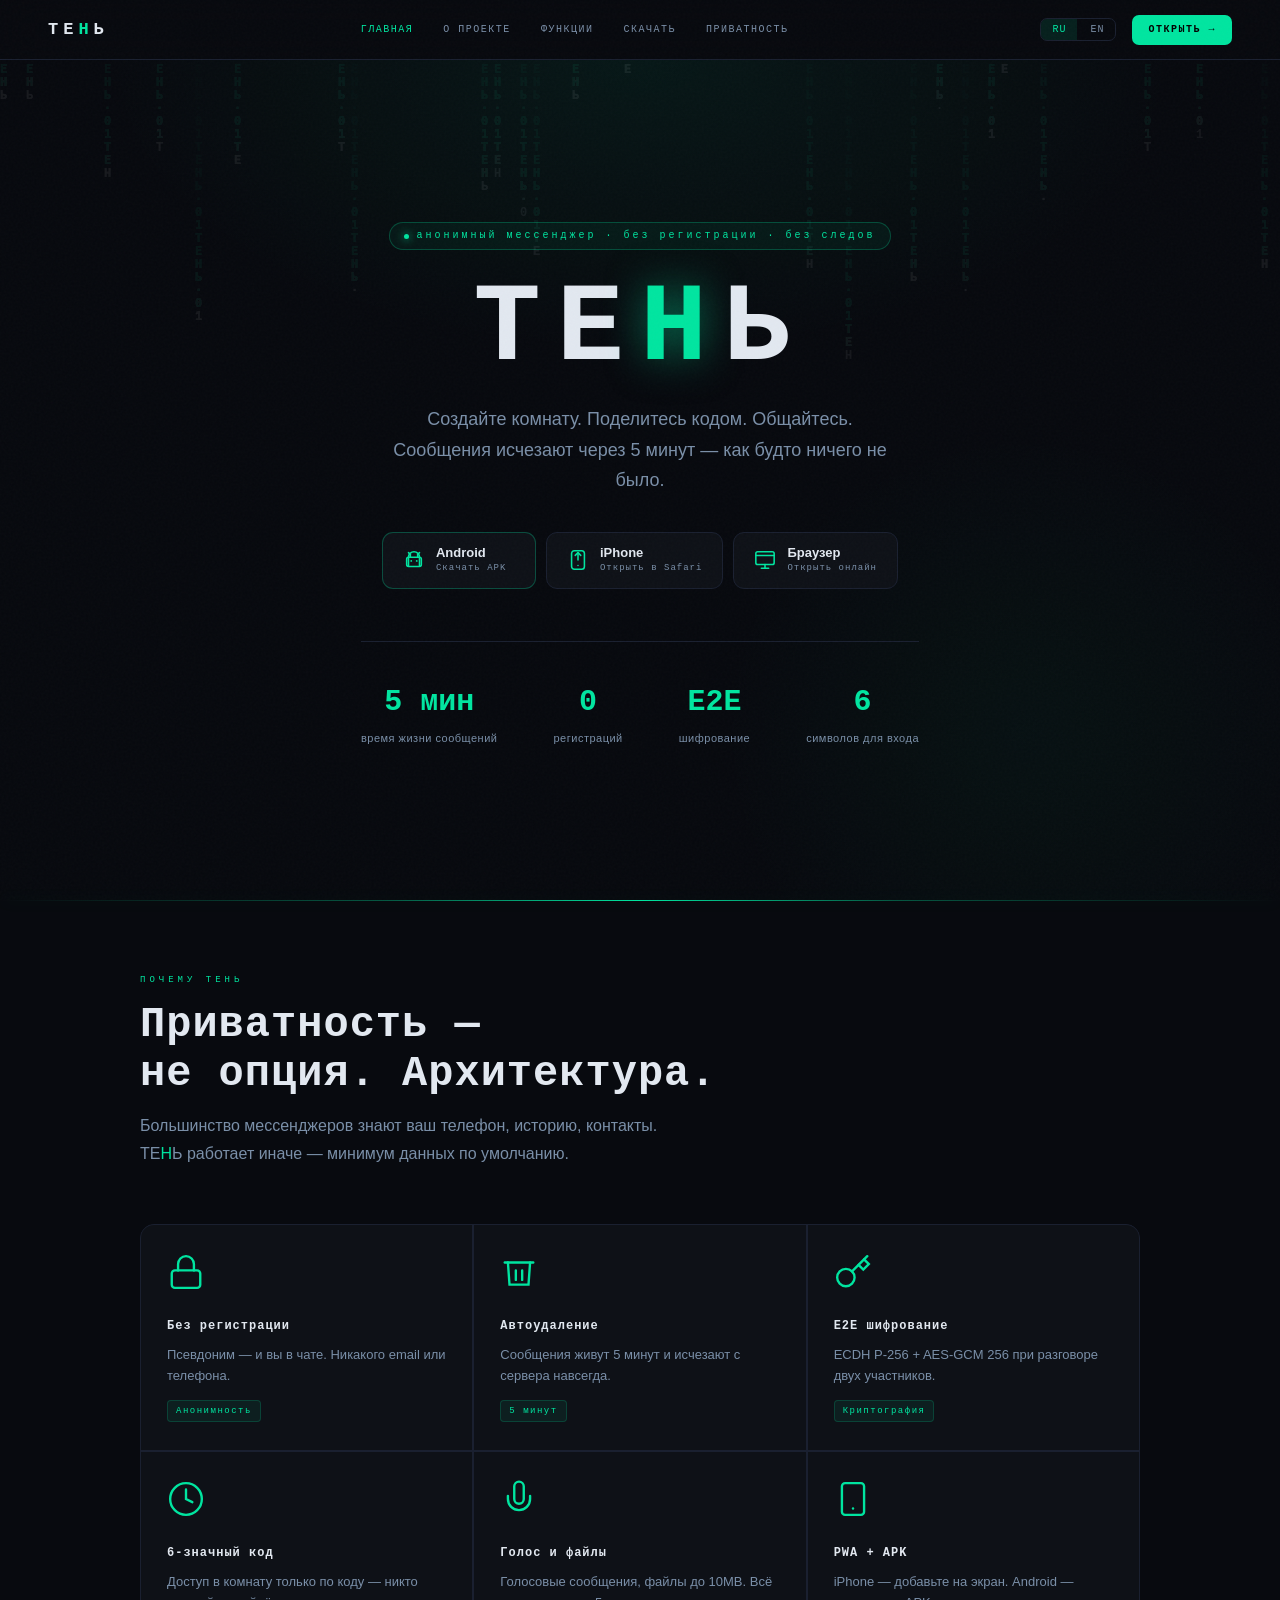
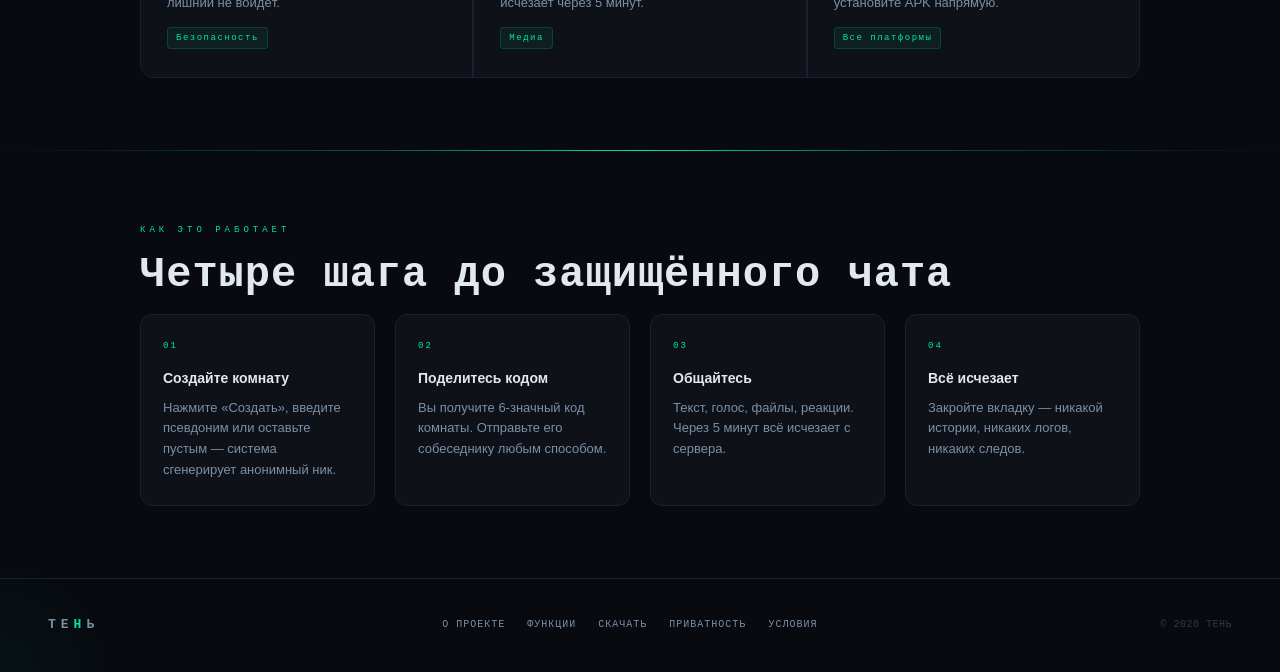
<file: index.html>
<!DOCTYPE html>
<html lang="ru">
<head>
<meta charset="UTF-8">
<meta name="viewport" content="width=device-width,initial-scale=1,viewport-fit=cover">
<title>ТЕНЬ — анонимный мессенджер</title>
<meta property="og:title" content="ТЕНЬ — анонимный мессенджер">
<meta property="og:description" content="Без регистрации. Сообщения исчезают через 5 минут.">
<meta property="og:type" content="website">
<meta name="description" content="Анонимный мессенджер без регистрации. Сообщения исчезают через 5 минут.">
<meta name="theme-color" content="#080a0f">
<meta name="color-scheme" content="dark">
<meta name="mobile-web-app-capable" content="yes">
<meta name="apple-mobile-web-app-capable" content="yes">
<meta name="apple-mobile-web-app-status-bar-style" content="black-translucent">
<link rel="icon" href="favicon.svg" type="image/svg+xml">
<link rel="stylesheet" href="shared.css">
<script defer src="https://umami-production-dc7b.up.railway.app/script.js" data-website-id="23409e16-8061-4bc3-873d-f3997215b6d5"></script>
</head>
<body>

<nav>
  <a class="nav-logo" href="index.html">
    <span class="nav-wordmark">ТЕ<em>Н</em>Ь</span>
  </a>
  <div class="nav-center" id="nav-center">
    <a href="index.html" class="active" data-t="nav_home">ГЛАВНАЯ</a>
    <a href="about.html" data-t="nav_about">О ПРОЕКТЕ</a>
    <a href="features.html" data-t="nav_features">ФУНКЦИИ</a>
    <a href="download.html" data-t="nav_download">СКАЧАТЬ</a>
    <a href="privacy.html" data-t="nav_privacy">ПРИВАТНОСТЬ</a>
  </div>
  <div class="nav-right">
    <div class="lang-switch">
      <button id="btn-ru" onclick="setLang('ru')" class="on">RU</button>
      <button id="btn-en" onclick="setLang('en')">EN</button>
    </div>
    <a class="nav-cta" href="https://web-production-982e.up.railway.app" target="_blank" data-t="nav_open">ОТКРЫТЬ →</a>
    <button class="nav-burger" id="burger">
      <svg width="20" height="20" viewBox="0 0 24 24" fill="none" stroke="currentColor" stroke-width="2"><line x1="3" y1="6" x2="21" y2="6"/><line x1="3" y1="12" x2="21" y2="12"/><line x1="3" y1="18" x2="21" y2="18"/></svg>
    </button>
  </div>
</nav>

<div class="page-wrap">

  <!-- HERO -->
  <section class="hero">
    <div class="hero-bg"></div>
    <canvas id="matrix"></canvas>
    <div class="hero-inner">

      <div class="hero-badge" data-t="hero_badge">анонимный мессенджер · без регистрации · без следов</div>
      <h1 class="hero-title">ТЕ<em>Н</em>Ь</h1>
      <p class="hero-sub" data-t="hero_sub">Создайте комнату. Поделитесь кодом. Общайтесь.<br>Сообщения исчезают через 5 минут — как будто ничего не было.</p>

      <!-- Platform buttons -->
      <div class="hero-platforms">
        <a class="pf-btn pf-android" href="https://pino4ka888-blip.github.io/AnonymousMessenger-/ten.apk">
          <!-- Android robot icon -->
          <svg width="22" height="22" viewBox="0 0 24 24" fill="none" stroke="currentColor" stroke-width="1.7" stroke-linecap="round" stroke-linejoin="round">
            <path d="M6 18V9a6 6 0 0 1 12 0v9"/><rect x="4" y="9" width="16" height="10" rx="2"/><line x1="8" y1="9" x2="8" y2="6"/><line x1="16" y1="9" x2="16" y2="6"/><line x1="8" y1="6" x2="6" y2="4"/><line x1="16" y1="6" x2="18" y2="4"/><circle cx="9" cy="13" r="1" fill="currentColor" stroke="none"/><circle cx="15" cy="13" r="1" fill="currentColor" stroke="none"/>
          </svg>
          <div class="pf-text">
            <span class="pf-label" data-t="pf_android_l">Android</span>
            <span class="pf-sub" data-t="pf_android_s">Скачать APK</span>
          </div>
        </a>
        <a class="pf-btn pf-ios" href="https://web-production-982e.up.railway.app" target="_blank">
          <!-- Phone + share icon for iOS PWA -->
          <svg width="22" height="22" viewBox="0 0 24 24" fill="none" stroke="currentColor" stroke-width="1.7" stroke-linecap="round" stroke-linejoin="round">
            <rect x="5" y="2" width="14" height="20" rx="3"/><line x1="12" y1="18" x2="12.01" y2="18"/><polyline points="9 7 12 4 15 7"/><line x1="12" y1="4" x2="12" y2="12"/>
          </svg>
          <div class="pf-text">
            <span class="pf-label" data-t="pf_ios_l">iPhone</span>
            <span class="pf-sub" data-t="pf_ios_s">Открыть в Safari</span>
          </div>
        </a>
        <a class="pf-btn pf-web" href="https://web-production-982e.up.railway.app" target="_blank">
          <!-- Monitor/browser icon -->
          <svg width="22" height="22" viewBox="0 0 24 24" fill="none" stroke="currentColor" stroke-width="1.7" stroke-linecap="round" stroke-linejoin="round">
            <rect x="2" y="3" width="20" height="14" rx="2"/><line x1="8" y1="21" x2="16" y2="21"/><line x1="12" y1="17" x2="12" y2="21"/><line x1="2" y1="7" x2="22" y2="7"/>
          </svg>
          <div class="pf-text">
            <span class="pf-label" data-t="pf_web_l">Браузер</span>
            <span class="pf-sub" data-t="pf_web_s">Открыть онлайн</span>
          </div>
        </a>
      </div>

      <div class="hero-numbers">
        <div><span class="hn-val" data-t="stat1_v">5 мин</span><div class="hn-label" data-t="stat1_l">время жизни сообщений</div></div>
        <div><span class="hn-val" data-t="stat2_v">0</span><div class="hn-label" data-t="stat2_l">регистраций</div></div>
        <div><span class="hn-val" data-t="stat3_v">E2E</span><div class="hn-label" data-t="stat3_l">шифрование</div></div>
        <div><span class="hn-val" data-t="stat4_v">6</span><div class="hn-label" data-t="stat4_l">символов для входа</div></div>
      </div>
    </div>
  </section>

  <div class="glow-rule"></div>

  <!-- WHY -->
  <div class="sec reveal">
    <div class="sec-kicker" data-t="why_k">почему тень</div>
    <h2 class="sec-title" data-t="why_t">Приватность —<br>не опция. Архитектура.</h2>
    <p class="sec-lead" data-t="why_d">Большинство мессенджеров знают ваш телефон, историю, контакты. ТЕНЬ работает иначе — минимум данных по умолчанию.</p>

    <div class="card-grid">
      <div class="card">
        <svg class="card-icon" viewBox="0 0 24 24" fill="none" stroke="currentColor" stroke-width="1.5" stroke-linecap="round"><rect x="3" y="11" width="18" height="11" rx="2"/><path d="M7 11V7a5 5 0 0 1 10 0v4"/></svg>
        <div class="card-name" data-t="f1_t">Без регистрации</div>
        <div class="card-body" data-t="f1_d">Псевдоним — и вы в чате. Никакого email или телефона.</div>
        <span class="card-tag" data-t="f1_g">Анонимность</span>
      </div>
      <div class="card">
        <svg class="card-icon" viewBox="0 0 24 24" fill="none" stroke="currentColor" stroke-width="1.5" stroke-linecap="round"><polyline points="3 6 5 6 21 6"/><path d="M19 6l-1 14H6L5 6"/><path d="M10 11v6M14 11v6"/></svg>
        <div class="card-name" data-t="f2_t">Автоудаление</div>
        <div class="card-body" data-t="f2_d">Сообщения живут 5 минут и исчезают с сервера навсегда.</div>
        <span class="card-tag" data-t="f2_g">5 минут</span>
      </div>
      <div class="card">
        <svg class="card-icon" viewBox="0 0 24 24" fill="none" stroke="currentColor" stroke-width="1.5" stroke-linecap="round"><path d="M21 2l-9.6 9.6"/><path d="M15.5 7.5l3 3L22 7l-3-3"/><circle cx="7.5" cy="15.5" r="5.5"/></svg>
        <div class="card-name" data-t="f4_t">E2E шифрование</div>
        <div class="card-body" data-t="f4_d">ECDH P-256 + AES-GCM 256 при разговоре двух участников.</div>
        <span class="card-tag" data-t="f4_g">Криптография</span>
      </div>
      <div class="card">
        <svg class="card-icon" viewBox="0 0 24 24" fill="none" stroke="currentColor" stroke-width="1.5" stroke-linecap="round"><circle cx="12" cy="12" r="10"/><polyline points="12 6 12 12 16 14"/></svg>
        <div class="card-name" data-t="f3_t">6-значный код</div>
        <div class="card-body" data-t="f3_d">Доступ в комнату только по коду — никто лишний не войдёт.</div>
        <span class="card-tag" data-t="f3_g">Безопасность</span>
      </div>
      <div class="card">
        <svg class="card-icon" viewBox="0 0 24 24" fill="none" stroke="currentColor" stroke-width="1.5" stroke-linecap="round"><path d="M12 1a3 3 0 0 0-3 3v8a3 3 0 0 0 6 0V4a3 3 0 0 0-3-3z"/><path d="M19 10v2a7 7 0 0 1-14 0v-2"/></svg>
        <div class="card-name" data-t="f5_t">Голос и файлы</div>
        <div class="card-body" data-t="f5_d">Голосовые сообщения, файлы до 10MB. Всё исчезает через 5 минут.</div>
        <span class="card-tag" data-t="f5_g">Медиа</span>
      </div>
      <div class="card">
        <svg class="card-icon" viewBox="0 0 24 24" fill="none" stroke="currentColor" stroke-width="1.5" stroke-linecap="round"><rect x="5" y="2" width="14" height="20" rx="2"/><line x1="12" y1="18" x2="12.01" y2="18"/></svg>
        <div class="card-name" data-t="f6_t">PWA + APK</div>
        <div class="card-body" data-t="f6_d">iPhone — добавьте на экран. Android — установите APK напрямую.</div>
        <span class="card-tag" data-t="f6_g">Все платформы</span>
      </div>
    </div>
  </div>

  <div class="glow-rule"></div>

  <!-- HOW -->
  <div class="sec reveal">
    <div class="sec-kicker" data-t="how_k">как это работает</div>
    <h2 class="sec-title" data-t="how_t">Четыре шага до защищённого чата</h2>
    <div class="steps">
      <div class="step"><div class="step-t" data-t="s1_t">Создайте комнату</div><div class="step-d" data-t="s1_d">Нажмите «Создать», введите псевдоним или оставьте пустым — система сгенерирует анонимный ник.</div></div>
      <div class="step"><div class="step-t" data-t="s2_t">Поделитесь кодом</div><div class="step-d" data-t="s2_d">Вы получите 6-значный код комнаты. Отправьте его собеседнику любым способом.</div></div>
      <div class="step"><div class="step-t" data-t="s3_t">Общайтесь</div><div class="step-d" data-t="s3_d">Текст, голос, файлы, реакции. Через 5 минут всё исчезает с сервера.</div></div>
      <div class="step"><div class="step-t" data-t="s4_t">Всё исчезает</div><div class="step-d" data-t="s4_d">Закройте вкладку — никакой истории, никаких логов, никаких следов.</div></div>
    </div>
  </div>

  <footer>
    <div class="foot-logo">ТЕ<em>Н</em>Ь</div>
    <div class="foot-links">
      <a href="about.html" data-t="nav_about">О ПРОЕКТЕ</a>
      <a href="features.html" data-t="nav_features">ФУНКЦИИ</a>
      <a href="download.html" data-t="nav_download">СКАЧАТЬ</a>
      <a href="privacy.html" data-t="nav_privacy">ПРИВАТНОСТЬ</a>
      <a href="terms.html" data-t="nav_terms">УСЛОВИЯ</a>
    </div>
    <div class="foot-copy" data-t="foot_copy">© 2026 ТЕНЬ</div>
  </footer>
</div>

<script src="shared.js"></script>
<script>initMatrix('matrix');</script>
</body>
</html>
</file>
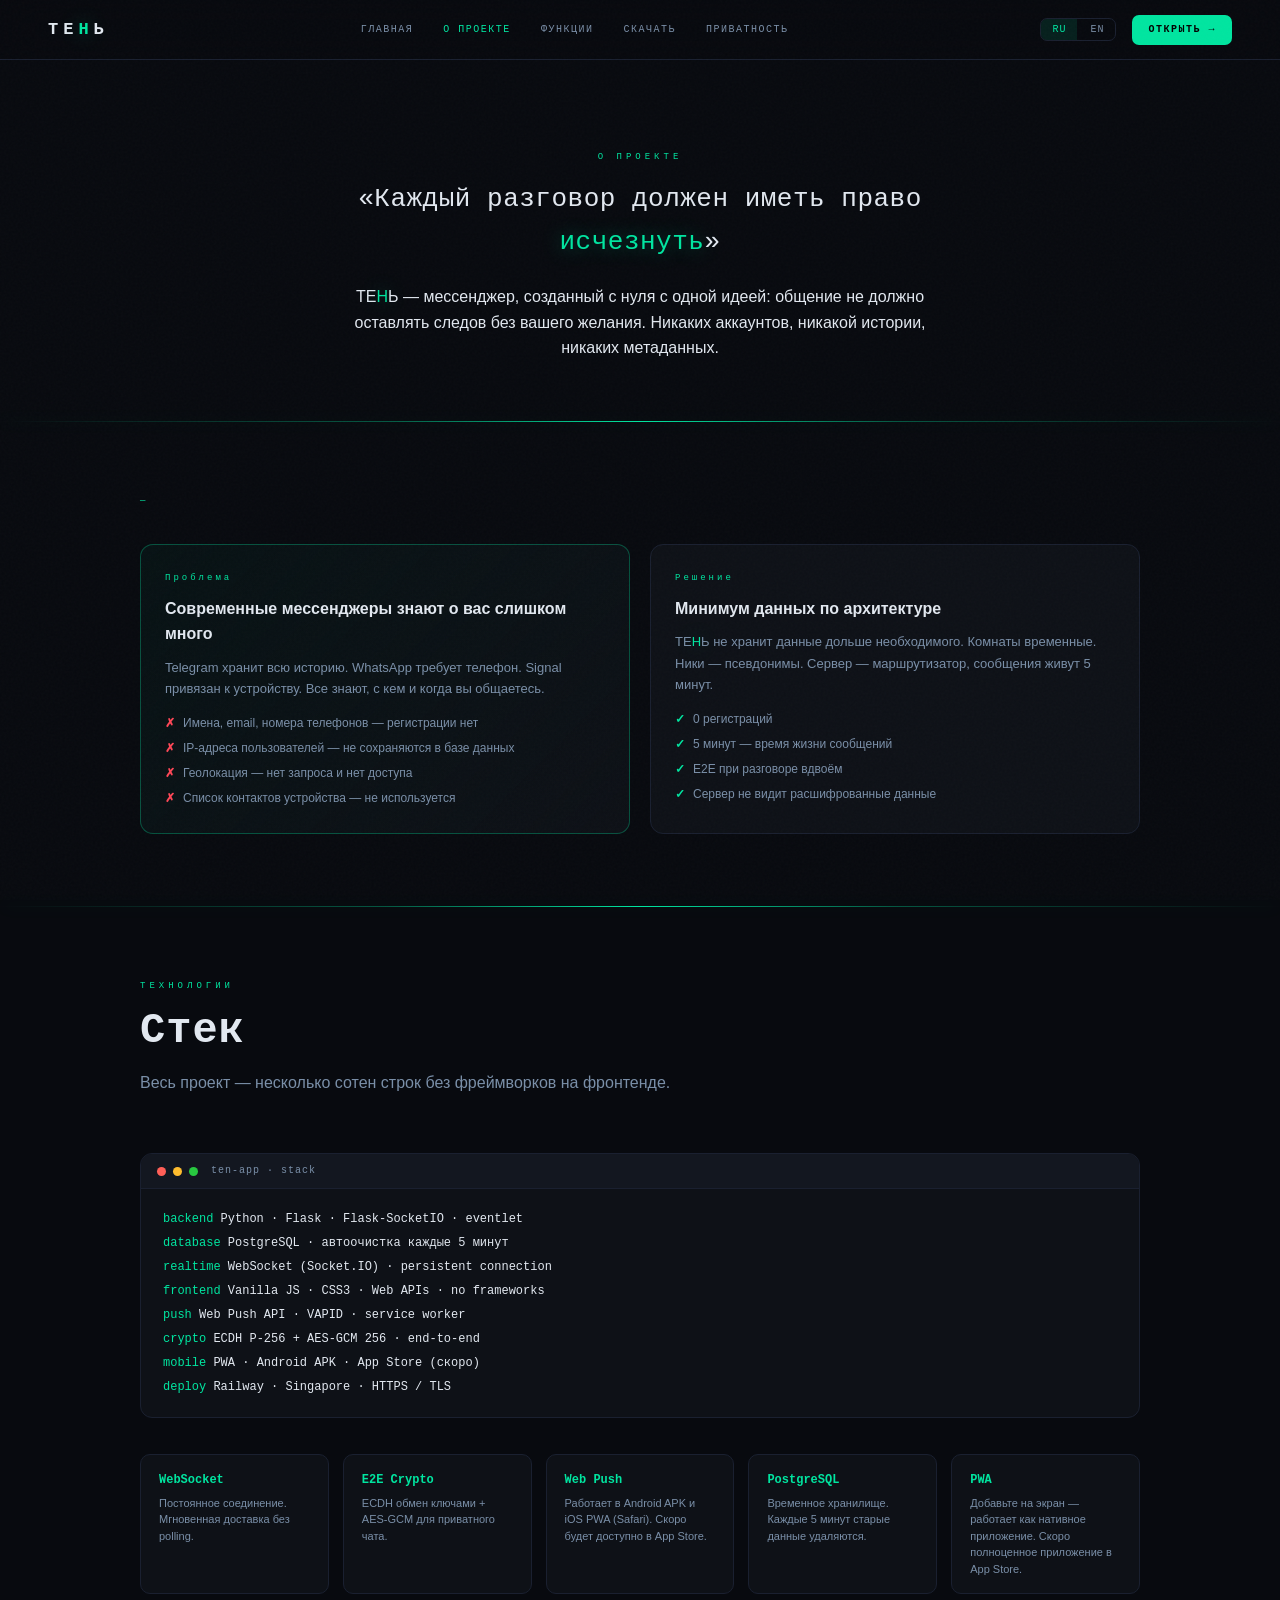
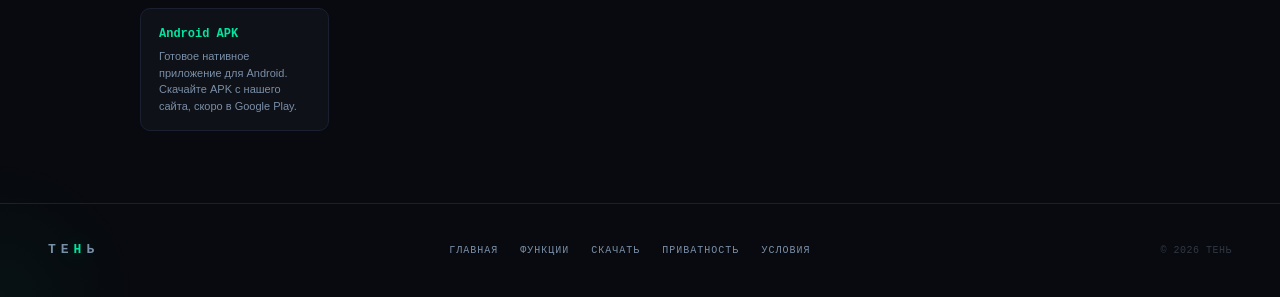
<file: about.html>
<!DOCTYPE html>
<html lang="ru">
<head>
<meta charset="UTF-8">
<meta name="viewport" content="width=device-width,initial-scale=1,viewport-fit=cover">
<title>О проекте — ТЕНЬ</title>
<meta name="theme-color" content="#080a0f">
<meta name="color-scheme" content="dark">
<meta name="mobile-web-app-capable" content="yes">
<meta name="apple-mobile-web-app-capable" content="yes">
<meta name="apple-mobile-web-app-status-bar-style" content="black-translucent">
<link rel="icon" href="favicon.svg" type="image/svg+xml">
<link rel="stylesheet" href="shared.css">
<style>
.about-hero{text-align:center;padding:90px 40px 60px;max-width:700px;margin:0 auto}
.big-q{font-family:'JetBrains Mono',monospace;font-size:clamp(18px,2.8vw,26px);font-weight:400;line-height:1.65;color:var(--text);letter-spacing:.5px;margin-bottom:20px}
.big-q 
.about-p{font-size:16px;color:var(--muted);line-height:1.75;max-width:540px;margin:0 auto}

em{font-style:normal!important;color:var(--accent);text-shadow:0 0 20px rgba(0,229,160,.4);}
</style>
<script defer src="https://umami-production-dc7b.up.railway.app/script.js" data-website-id="23409e16-8061-4bc3-873d-f3997215b6d5"></script>
</head>
<body>

<nav>
  <a class="nav-logo" href="index.html">
    <span class="nav-wordmark">ТЕ<em>Н</em>Ь</span>
  </a>
  <div class="nav-center" id="nav-center">
    <a href="index.html" data-t="nav_home">ГЛАВНАЯ</a>
    <a href="about.html" class="active" data-t="nav_about">О ПРОЕКТЕ</a>
    <a href="features.html" data-t="nav_features">ФУНКЦИИ</a>
    <a href="download.html" data-t="nav_download">СКАЧАТЬ</a>
    <a href="privacy.html" data-t="nav_privacy">ПРИВАТНОСТЬ</a>
  </div>
  <div class="nav-right">
    <div class="lang-switch"><button id="btn-ru" onclick="setLang('ru')" class="on">RU</button><button id="btn-en" onclick="setLang('en')">EN</button></div>
    <a class="nav-cta" href="https://web-production-982e.up.railway.app" target="_blank" data-t="nav_open">ОТКРЫТЬ →</a>
    <button class="nav-burger" id="burger"><svg width="20" height="20" viewBox="0 0 24 24" fill="none" stroke="currentColor" stroke-width="2"><line x1="3" y1="6" x2="21" y2="6"/><line x1="3" y1="12" x2="21" y2="12"/><line x1="3" y1="18" x2="21" y2="18"/></svg></button>
  </div>
</nav>

<div class="page-wrap">

  <div class="about-hero">
    <div class="sec-kicker" data-t="ab_k">о проекте</div>
    <div class="big-q" data-t="ab_big">«Каждый разговор должен иметь право <em>исчезнуть</em>»</div>
    <p class="about-p" data-t="ab_p">ТЕНЬ — мессенджер, созданный с нуля с одной идеей: общение не должно оставлять следов без вашего желания. Никаких аккаунтов, никакой истории, никаких метаданных.</p>
  </div>

  <div class="glow-rule"></div>

  <!-- IDEA -->
  <div class="sec reveal">
    <div class="sec-kicker" style="margin-bottom:36px">—</div>
    <div class="split2">
      <div class="scard hi">
        <div class="scard-kicker" data-t="ab_prob_k">Проблема</div>
        <div class="scard-t" data-t="ab_prob_t">Современные мессенджеры знают о вас слишком много</div>
        <div class="scard-d" data-t="ab_prob_d">Telegram хранит всю историю. WhatsApp требует телефон. Signal привязан к устройству. Все знают, с кем и когда вы общаетесь.</div>
        <ul class="tick-list">
          <li class="no" data-t="pr_l1">Имена, email, номера телефонов</li>
          <li class="no" data-t="pr_l2">IP-адреса пользователей</li>
          <li class="no" data-t="pr_l3">Геолокация</li>
          <li class="no" data-t="pr_l4">Список контактов устройства</li>
        </ul>
      </div>
      <div class="scard">
        <div class="scard-kicker" data-t="ab_sol_k">Решение</div>
        <div class="scard-t" data-t="ab_sol_t">Минимум данных по архитектуре</div>
        <div class="scard-d" data-t="ab_sol_d">ТЕНЬ не хранит данные дольше необходимого. Комнаты временные. Ники — псевдонимы. Сервер — маршрутизатор, сообщения живут 5 минут.</div>
        <ul class="tick-list">
          <li>0 регистраций</li>
          <li>5 минут — время жизни сообщений</li>
          <li>E2E при разговоре вдвоём</li>
          <li>Сервер не видит расшифрованные данные</li>
        </ul>
      </div>
    </div>
  </div>

  <div class="glow-rule"></div>

  <!-- STACK -->
  <div class="sec reveal">
    <div class="sec-kicker" data-t="tech_k">технологии</div>
    <h2 class="sec-title" data-t="tech_t">Стек</h2>
    <p class="sec-lead" data-t="tech_d">Весь проект — несколько сотен строк без фреймворков на фронтенде.</p>

    <div class="terminal">
      <div class="term-bar">
        <div class="dot r"></div><div class="dot y"></div><div class="dot g"></div>
        <span class="term-label">ten-app · stack</span>
      </div>
      <div class="term-body">
        <div><span class="tc">backend  </span><span class="th">Python · Flask · Flask-SocketIO · eventlet</span></div>
        <div><span class="tc">database </span><span class="th">PostgreSQL · автоочистка каждые 5 минут</span></div>
        <div><span class="tc">realtime </span><span class="th">WebSocket (Socket.IO) · persistent connection</span></div>
        <div><span class="tc">frontend </span><span class="th">Vanilla JS · CSS3 · Web APIs · no frameworks</span></div>
        <div><span class="tc">push     </span><span class="th">Web Push API · VAPID · service worker</span></div>
        <div><span class="tc">crypto   </span><span class="th">ECDH P-256 + AES-GCM 256 · end-to-end</span></div>
        <div><span class="tc">mobile   </span><span class="th">PWA · Android APK · App Store (скоро)</span></div>
        <div><span class="tc">deploy   </span><span class="th">Railway · Singapore · HTTPS / TLS</span></div>
      </div>
    </div>

    <div class="tech-grid">
      <div class="tech-item"><div class="tech-n">WebSocket</div><div class="tech-d">Постоянное соединение. Мгновенная доставка без polling.</div></div>
      <div class="tech-item"><div class="tech-n">E2E Crypto</div><div class="tech-d">ECDH обмен ключами + AES-GCM для приватного чата.</div></div>
      <div class="tech-item"><div class="tech-n">Web Push</div><div class="tech-d">Работает в Android APK и iOS PWA (Safari). Скоро будет доступно в App Store.</div></div>
      <div class="tech-item"><div class="tech-n">PostgreSQL</div><div class="tech-d">Временное хранилище. Каждые 5 минут старые данные удаляются.</div></div>
      <div class="tech-item"><div class="tech-n">PWA</div><div class="tech-d">Добавьте на экран — работает как нативное приложение. Скоро полноценное приложение в App Store.</div></div>
      <div class="tech-item"><div class="tech-n">Android APK</div><div class="tech-d">Готовое нативное приложение для Android. Скачайте APK с нашего сайта, скоро в Google Play.</div></div>
    </div>
  </div>

  <footer>
    <div class="foot-logo">ТЕ<em>Н</em>Ь</div>
    <div class="foot-links">
      <a href="index.html" data-t="nav_home">ГЛАВНАЯ</a>
      <a href="features.html" data-t="nav_features">ФУНКЦИИ</a>
      <a href="download.html" data-t="nav_download">СКАЧАТЬ</a>
      <a href="privacy.html" data-t="nav_privacy">ПРИВАТНОСТЬ</a>
      <a href="terms.html" data-t="nav_terms">УСЛОВИЯ</a>
    </div>
    <div class="foot-copy" data-t="foot_copy">© 2026 ТЕНЬ</div>
  </footer>
</div>

<script src="shared.js"></script>
</body>
</html>
</file>
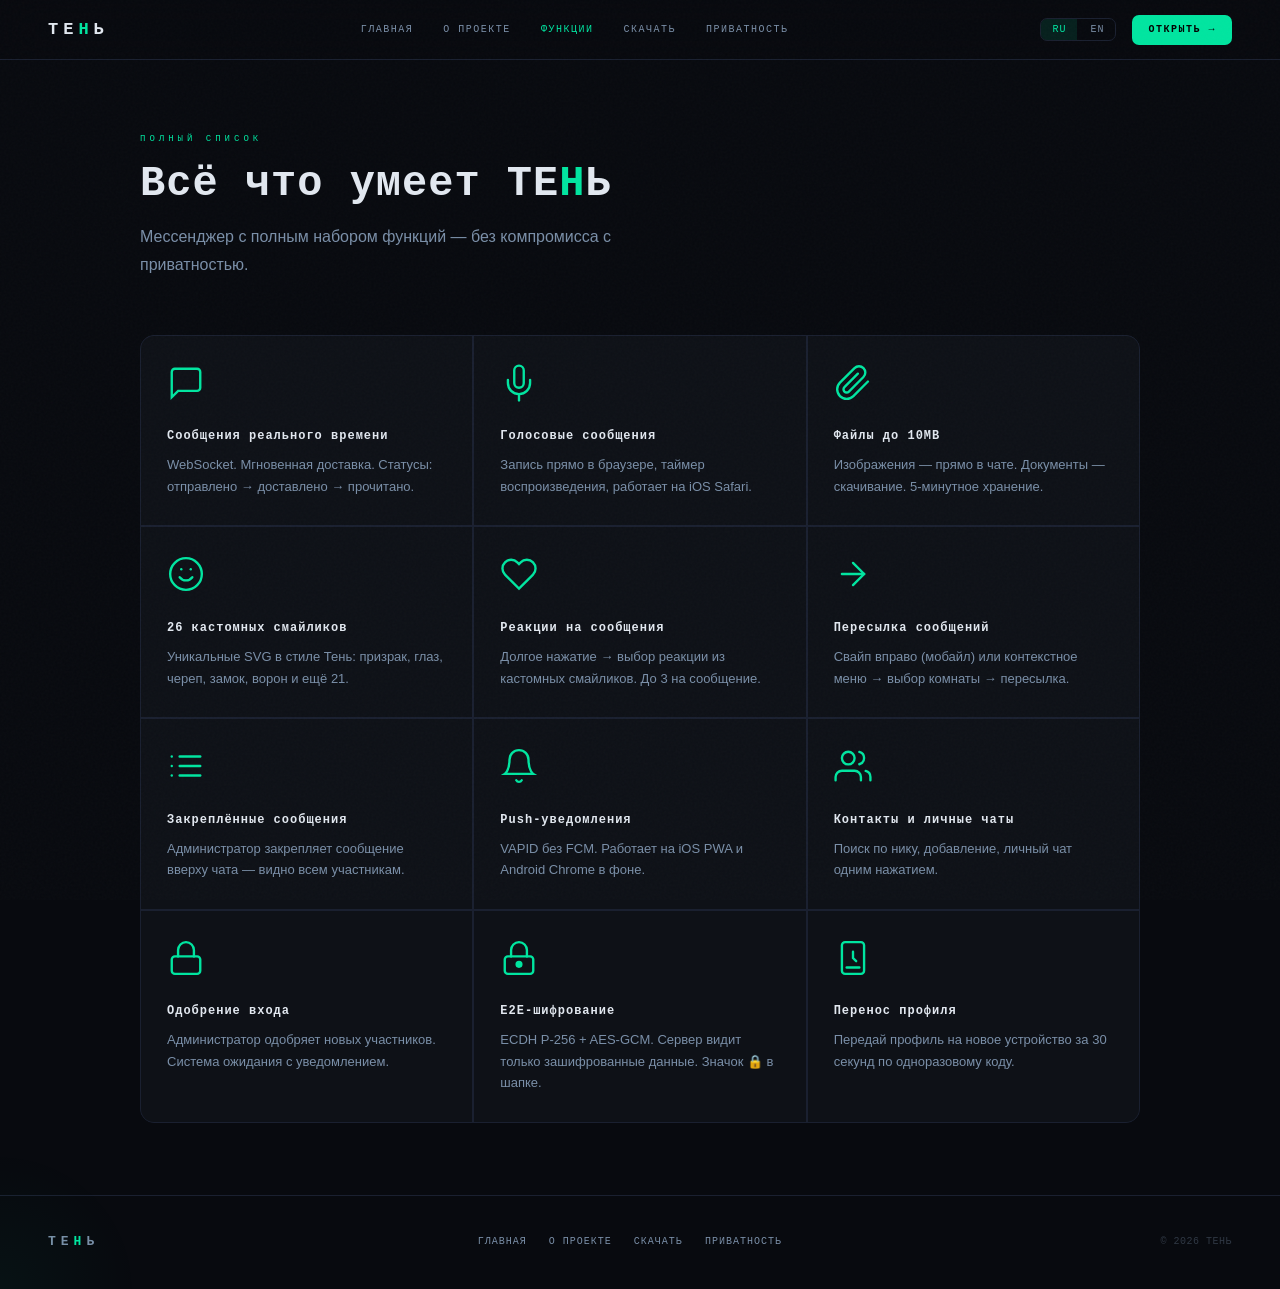
<file: features.html>
<!DOCTYPE html>
<html lang="ru">
<head>
<meta charset="UTF-8">
<meta name="viewport" content="width=device-width,initial-scale=1,viewport-fit=cover">
<title>Функции — ТЕНЬ</title>
<meta name="theme-color" content="#080a0f">
<meta name="color-scheme" content="dark">
<meta name="mobile-web-app-capable" content="yes">
<meta name="apple-mobile-web-app-capable" content="yes">
<meta name="apple-mobile-web-app-status-bar-style" content="black-translucent">
<link rel="icon" href="favicon.svg" type="image/svg+xml">
<link rel="stylesheet" href="shared.css">
<script defer src="https://umami-production-dc7b.up.railway.app/script.js" data-website-id="23409e16-8061-4bc3-873d-f3997215b6d5"></script>
</head>
<body>

<nav>
  <a class="nav-logo" href="index.html">
    <span class="nav-wordmark">ТЕ<em>Н</em>Ь</span>
  </a>
  <div class="nav-center" id="nav-center">
    <a href="index.html" data-t="nav_home">ГЛАВНАЯ</a>
    <a href="about.html" data-t="nav_about">О ПРОЕКТЕ</a>
    <a href="features.html" class="active" data-t="nav_features">ФУНКЦИИ</a>
    <a href="download.html" data-t="nav_download">СКАЧАТЬ</a>
    <a href="privacy.html" data-t="nav_privacy">ПРИВАТНОСТЬ</a>
  </div>
  <div class="nav-right">
    <div class="lang-switch"><button id="btn-ru" onclick="setLang('ru')" class="on">RU</button><button id="btn-en" onclick="setLang('en')">EN</button></div>
    <a class="nav-cta" href="https://web-production-982e.up.railway.app" target="_blank" data-t="nav_open">ОТКРЫТЬ →</a>
    <button class="nav-burger" id="burger"><svg width="20" height="20" viewBox="0 0 24 24" fill="none" stroke="currentColor" stroke-width="2"><line x1="3" y1="6" x2="21" y2="6"/><line x1="3" y1="12" x2="21" y2="12"/><line x1="3" y1="18" x2="21" y2="18"/></svg></button>
  </div>
</nav>

<div class="page-wrap">
  <div class="sec">
    <div class="sec-kicker" data-t="feat_k">полный список</div>
    <h1 class="sec-title" data-t="feat_t">Всё что умеет ТЕНЬ</h1>
    <p class="sec-lead" data-t="feat_d">Мессенджер с полным набором функций — без компромисса с приватностью.</p>

    <div class="card-grid reveal">

      <div class="card">
        <svg class="card-icon" viewBox="0 0 24 24" fill="none" stroke="currentColor" stroke-width="1.5" stroke-linecap="round"><path d="M21 15a2 2 0 0 1-2 2H7l-4 4V5a2 2 0 0 1 2-2h14a2 2 0 0 1 2 2z"/></svg>
        <div class="card-name" data-t="ff1_t">Сообщения реального времени</div>
        <div class="card-body" data-t="ff1_d">WebSocket. Мгновенная доставка. Статусы: отправлено → доставлено → прочитано.</div>
      </div>

      <div class="card">
        <svg class="card-icon" viewBox="0 0 24 24" fill="none" stroke="currentColor" stroke-width="1.5" stroke-linecap="round"><path d="M12 1a3 3 0 0 0-3 3v8a3 3 0 0 0 6 0V4a3 3 0 0 0-3-3z"/><path d="M19 10v2a7 7 0 0 1-14 0v-2"/><line x1="12" y1="19" x2="12" y2="23"/></svg>
        <div class="card-name" data-t="ff2_t">Голосовые сообщения</div>
        <div class="card-body" data-t="ff2_d">Запись в браузере, таймер воспроизведения, работает на iOS Safari.</div>
      </div>

      <div class="card">
        <svg class="card-icon" viewBox="0 0 24 24" fill="none" stroke="currentColor" stroke-width="1.5" stroke-linecap="round"><path d="M21.44 11.05l-9.19 9.19a6 6 0 0 1-8.49-8.49l9.19-9.19a4 4 0 0 1 5.66 5.66l-9.2 9.19a2 2 0 0 1-2.83-2.83l8.49-8.48"/></svg>
        <div class="card-name" data-t="ff3_t">Файлы до 10MB</div>
        <div class="card-body" data-t="ff3_d">Изображения — прямо в чате. Документы — скачивание. 5-минутное хранение.</div>
      </div>

      <div class="card">
        <svg class="card-icon" viewBox="0 0 24 24" fill="none" stroke="currentColor" stroke-width="1.5" stroke-linecap="round"><circle cx="12" cy="12" r="10"/><path d="M8 14s1.5 2 4 2 4-2 4-2"/><line x1="9" y1="9" x2="9.01" y2="9"/><line x1="15" y1="9" x2="15.01" y2="9"/></svg>
        <div class="card-name" data-t="ff4_t">26 кастомных смайликов</div>
        <div class="card-body" data-t="ff4_d">Уникальные SVG в стиле Тень: призрак, глаз, череп, замок, ворон и ещё 21.</div>
      </div>

      <div class="card">
        <svg class="card-icon" viewBox="0 0 24 24" fill="none" stroke="currentColor" stroke-width="1.5" stroke-linecap="round"><path d="M20.84 4.61a5.5 5.5 0 0 0-7.78 0L12 5.67l-1.06-1.06a5.5 5.5 0 0 0-7.78 7.78l1.06 1.06L12 21.23l7.78-7.78 1.06-1.06a5.5 5.5 0 0 0 0-7.78z"/></svg>
        <div class="card-name" data-t="ff5_t">Реакции на сообщения</div>
        <div class="card-body" data-t="ff5_d">Долгое нажатие → выбор реакции из кастомных смайликов. До 3 на сообщение.</div>
      </div>

      <div class="card">
        <svg class="card-icon" viewBox="0 0 24 24" fill="none" stroke="currentColor" stroke-width="1.5" stroke-linecap="round"><line x1="5" y1="12" x2="19" y2="12"/><polyline points="12 5 19 12 12 19"/></svg>
        <div class="card-name" data-t="ff7_t">Пересылка сообщений</div>
        <div class="card-body" data-t="ff7_d">Свайп вправо (мобайл) или контекстное меню → выбор комнаты → пересылка.</div>
      </div>

      <div class="card">
        <svg class="card-icon" viewBox="0 0 24 24" fill="none" stroke="currentColor" stroke-width="1.5" stroke-linecap="round"><line x1="8" y1="6" x2="21" y2="6"/><line x1="8" y1="12" x2="21" y2="12"/><line x1="8" y1="18" x2="21" y2="18"/><line x1="3" y1="6" x2="3.01" y2="6"/><line x1="3" y1="12" x2="3.01" y2="12"/><line x1="3" y1="18" x2="3.01" y2="18"/></svg>
        <div class="card-name" data-t="ff6_t">Закреплённые сообщения</div>
        <div class="card-body" data-t="ff6_d">Администратор закрепляет сообщение вверху чата — видно всем участникам.</div>
      </div>

      <div class="card">
        <svg class="card-icon" viewBox="0 0 24 24" fill="none" stroke="currentColor" stroke-width="1.5" stroke-linecap="round"><path d="M18 8A6 6 0 0 0 6 8c0 7-3 9-3 9h18s-3-2-3-9"/><path d="M13.73 21a2 2 0 0 1-3.46 0"/></svg>
        <div class="card-name" data-t="ff8_t">Push-уведомления</div>
        <div class="card-body" data-t="ff8_d">VAPID без FCM. Работает на iOS PWA и Android Chrome в фоне.</div>
      </div>

      <div class="card">
        <svg class="card-icon" viewBox="0 0 24 24" fill="none" stroke="currentColor" stroke-width="1.5" stroke-linecap="round"><path d="M17 21v-2a4 4 0 0 0-4-4H5a4 4 0 0 0-4 4v2"/><circle cx="9" cy="7" r="4"/><path d="M23 21v-2a4 4 0 0 0-3-3.87"/><path d="M16 3.13a4 4 0 0 1 0 7.75"/></svg>
        <div class="card-name" data-t="ff9_t">Контакты и личные чаты</div>
        <div class="card-body" data-t="ff9_d">Поиск по нику, добавление, личный чат одним нажатием.</div>
      </div>

      <div class="card">
        <svg class="card-icon" viewBox="0 0 24 24" fill="none" stroke="currentColor" stroke-width="1.5" stroke-linecap="round"><rect x="3" y="11" width="18" height="11" rx="2"/><path d="M7 11V7a5 5 0 0 1 10 0v4"/></svg>
        <div class="card-name" data-t="ff11_t">Одобрение входа</div>
        <div class="card-body" data-t="ff11_d">Администратор одобряет новых участников. Система ожидания с уведомлением.</div>
      </div>

      <div class="card">
        <svg class="card-icon" viewBox="0 0 24 24" fill="none" stroke="currentColor" stroke-width="1.5" stroke-linecap="round"><rect x="3" y="11" width="18" height="11" rx="2"/><path d="M7 11V7a5 5 0 0 1 10 0v4"/><circle cx="12" cy="16" r="1.5" fill="currentColor"/></svg>
        <div class="card-name">E2E-шифрование</div>
        <div class="card-body">ECDH P-256 + AES-GCM. Сервер видит только зашифрованные данные. Значок 🔒 в шапке.</div>
      </div>

      <div class="card">
        <svg class="card-icon" viewBox="0 0 24 24" fill="none" stroke="currentColor" stroke-width="1.5" stroke-linecap="round"><rect x="5" y="2" width="14" height="20" rx="2"/><path d="M12 8v4l2 2"/><path d="M8 18h8"/></svg>
        <div class="card-name">Перенос профиля</div>
        <div class="card-body">Передай профиль на новое устройство за 30 секунд по одноразовому коду.</div>
      </div>

    </div>
  </div>

  <footer>
    <div class="foot-logo">ТЕ<em>Н</em>Ь</div>
    <div class="foot-links">
      <a href="index.html" data-t="nav_home">ГЛАВНАЯ</a>
      <a href="about.html" data-t="nav_about">О ПРОЕКТЕ</a>
      <a href="download.html" data-t="nav_download">СКАЧАТЬ</a>
      <a href="privacy.html" data-t="nav_privacy">ПРИВАТНОСТЬ</a>
    </div>
    <div class="foot-copy" data-t="foot_copy">© 2026 ТЕНЬ</div>
  </footer>
</div>

<script src="shared.js"></script>
</body>
</html>
</file>
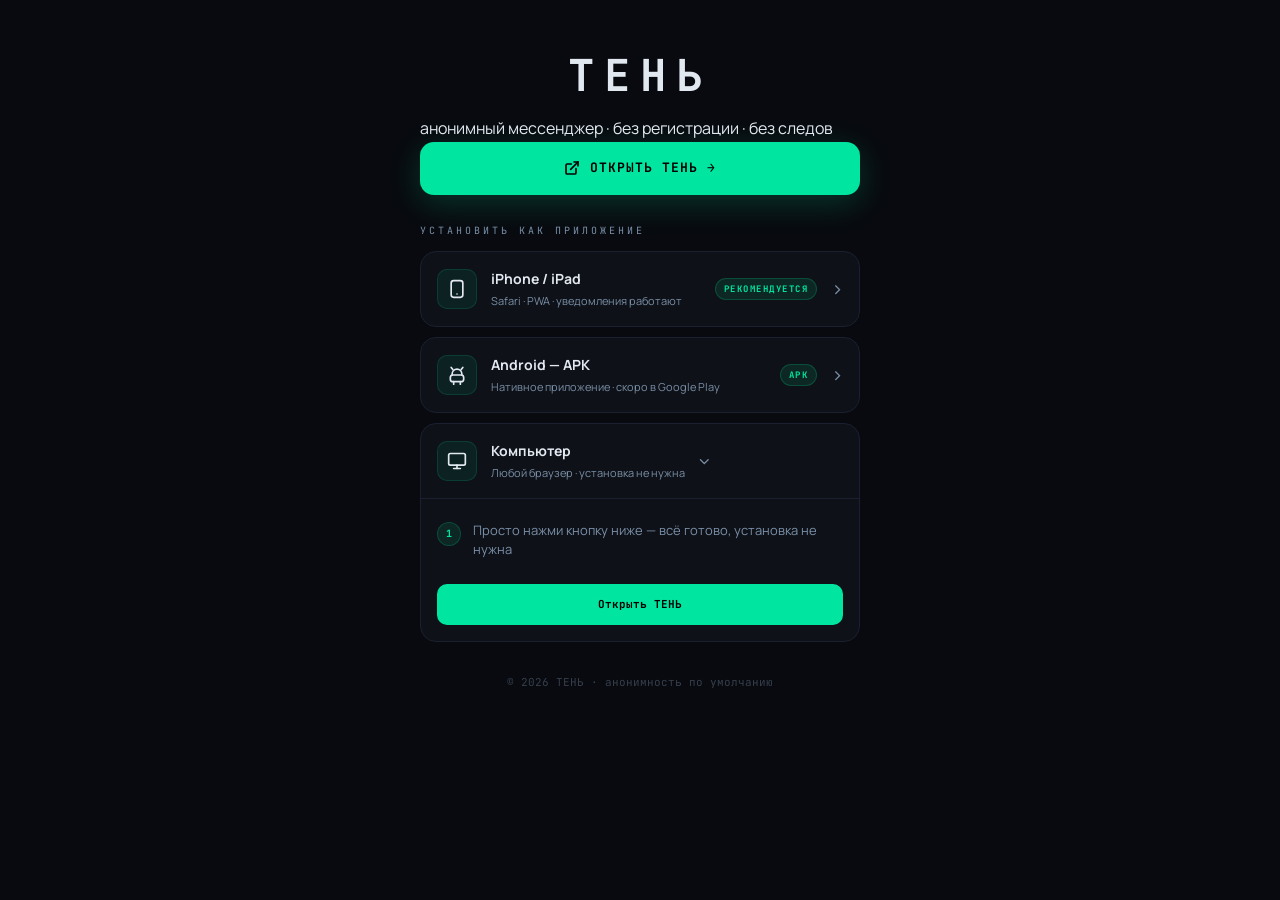
<file: install.html>
<!DOCTYPE html>
<html lang="ru">
<head>
<meta charset="UTF-8">
<meta name="viewport" content="width=device-width,initial-scale=1,viewport-fit=cover">
<title>Установить ТЕНЬ</title>
<meta name="description" content="Установите анонимный мессенджер ТЕНЬ на свой телефон">
<meta name="theme-color" content="#080a0f">
<style>
@import url('https://fonts.googleapis.com/css2?family=JetBrains+Mono:wght@400;700&family=Manrope:wght@400;500;600;700&display=swap');
*,*::before,*::after{box-sizing:border-box;margin:0;padding:0}
:root{--bg:#080a0f;--surface:#0e1117;--panel:#131720;--border:#1a2030;--accent:#00e5a0;--text:#e2e8f0;--muted:#7a8fa8;}
body{background:var(--bg);color:var(--text);font-family:'Manrope',sans-serif;line-height:1.6;min-height:100vh;}
.wrap{max-width:480px;margin:0 auto;padding:40px 20px 60px;}

/* Лого */
.logo{font-family:'JetBrains Mono',monospace;font-size:44px;font-weight:700;letter-spacing:10px;color:var(--text);text-align:center;margin-bottom:6px;}
.logo 
.tagline{text-align:center;font-size:12px;color:var(--muted);letter-spacing:.5px;margin-bottom:36px;}

/* Быстрый старт */
.quick-open{background:var(--accent);color:#000;display:flex;align-items:center;justify-content:center;gap:10px;padding:16px;border-radius:14px;font-family:'JetBrains Mono',monospace;font-size:13px;font-weight:700;letter-spacing:1px;text-decoration:none;margin-bottom:28px;transition:background .2s,transform .2s;box-shadow:0 8px 32px rgba(0,229,160,.2);}
.quick-open:hover{background:#00ffb0;transform:translateY(-2px);}

/* Секция */
.section-label{font-family:'JetBrains Mono',monospace;font-size:10px;letter-spacing:3px;color:var(--muted);margin-bottom:12px;}

/* Блоки платформ */
.platform{background:var(--surface);border:1px solid var(--border);border-radius:16px;margin-bottom:10px;overflow:hidden;}
.platform-header{display:flex;align-items:center;gap:14px;padding:16px;cursor:pointer;transition:background .15s;user-select:none;}
.platform-header:hover{background:var(--panel);}
.platform-icon{width:40px;height:40px;border-radius:10px;background:rgba(0,229,160,.08);border:1px solid rgba(0,229,160,.15);display:flex;align-items:center;justify-content:center;flex-shrink:0;}
.platform-title{font-size:14px;font-weight:700;color:var(--text);}
.platform-sub{font-size:11px;color:var(--muted);margin-top:2px;}
.platform-badge{margin-left:auto;font-family:'JetBrains Mono',monospace;font-size:9px;font-weight:700;letter-spacing:1.5px;padding:3px 8px;border-radius:20px;background:rgba(0,229,160,.1);color:var(--accent);border:1px solid rgba(0,229,160,.2);flex-shrink:0;}
.platform-arrow{color:var(--muted);font-size:20px;transition:transform .2s;flex-shrink:0;}
.platform.open .platform-arrow{transform:rotate(90deg);}

.platform-body{display:none;padding:0 16px 16px;border-top:1px solid var(--border);}
.platform.open .platform-body{display:block;}

/* Шаги */
.steps{display:flex;flex-direction:column;gap:0;margin-top:12px;}
.step{display:flex;align-items:flex-start;gap:12px;padding:10px 0;border-bottom:1px solid rgba(255,255,255,.04);}
.step:last-child{border-bottom:none;}
.step-n{width:24px;height:24px;border-radius:50%;background:rgba(0,229,160,.1);border:1px solid rgba(0,229,160,.2);display:flex;align-items:center;justify-content:center;font-family:'JetBrains Mono',monospace;font-size:10px;font-weight:700;color:var(--accent);flex-shrink:0;margin-top:1px;}
.step-text{font-size:13px;color:var(--muted);line-height:1.5;}
.step-text strong{color:var(--text);}
.step-text code{font-family:'JetBrains Mono',monospace;font-size:11px;background:var(--panel);border:1px solid var(--border);border-radius:4px;padding:1px 5px;color:var(--accent);}

/* Кнопка в блоке */
.platform-btn{display:flex;align-items:center;justify-content:center;gap:8px;background:var(--accent);color:#000;font-family:'JetBrains Mono',monospace;font-size:11px;font-weight:700;letter-spacing:0;padding:12px;border-radius:10px;text-decoration:none;margin-top:14px;transition:background .15s;}
.platform-btn:hover{background:#00ffb0;}
.platform-btn.outline{background:none;color:var(--accent);border:1px solid rgba(0,229,160,.3);}
.platform-btn.outline:hover{background:rgba(0,229,160,.06);border-color:var(--accent);}

/* Заметка */
.note{font-size:11px;color:var(--muted);background:var(--panel);border:1px solid var(--border);border-radius:8px;padding:10px 12px;margin-top:10px;line-height:1.6;}

/* Футер */
.footer{text-align:center;margin-top:32px;font-size:11px;color:rgba(122,143,168,.4);font-family:'JetBrains Mono',monospace;}

em{font-style:normal!important;color:var(--accent);text-shadow:0 0 20px rgba(0,229,160,.4);}
.platform-btn em{color:#000;text-shadow:none;}
</style>
<script defer src="https://umami-production-dc7b.up.railway.app/script.js" data-website-id="23409e16-8061-4bc3-873d-f3997215b6d5"></script>
</head>
<body>
<div class="wrap">

  <div class="logo">ТЕНЬ</div>
  <div class="tagline">анонимный мессенджер · без регистрации · без следов</div>

  <a class="quick-open" href="https://web-production-982e.up.railway.app" target="_blank">
    <svg width="16" height="16" viewBox="0 0 24 24" fill="none" stroke="currentColor" stroke-width="2.5" stroke-linecap="round"><path d="M18 13v6a2 2 0 0 1-2 2H5a2 2 0 0 1-2-2V8a2 2 0 0 1 2-2h6"/><polyline points="15 3 21 3 21 9"/><line x1="10" y1="14" x2="21" y2="3"/></svg>
    ОТКРЫТЬ ТЕНЬ →
  </a>

  <div class="section-label">УСТАНОВИТЬ КАК ПРИЛОЖЕНИЕ</div>

  <!-- iPhone / iPad -->
  <div class="platform" id="p-ios">
    <div class="platform-header" onclick="toggle('p-ios')">
      <div class="platform-icon">
        <svg width="20" height="20" viewBox="0 0 24 24" fill="none" stroke="currentColor" stroke-width="2" stroke-linecap="round"><rect x="5" y="2" width="14" height="20" rx="3"/><line x1="12" y1="18" x2="12.01" y2="18"/></svg>
      </div>
      <div>
        <div class="platform-title">iPhone / iPad</div>
        <div class="platform-sub">Safari · PWA · уведомления работают</div>
      </div>
      <div class="platform-badge">РЕКОМЕНДУЕТСЯ</div>
      <div class="platform-arrow">›</div>
    </div>
    <div class="platform-body">
      <div class="steps">
        <div class="step"><div class="step-n">1</div><div class="step-text">Нажми кнопку <strong>«ОТКРЫТЬ ТЕНЬ»</strong> вверху — откроется Safari</div></div>
        <div class="step"><div class="step-n">2</div><div class="step-text">Нажми кнопку <strong>«Поделиться» ⬆</strong> внизу экрана</div></div>
        <div class="step"><div class="step-n">3</div><div class="step-text">Выбери <strong>«На экран «Домой»»</strong> в списке действий</div></div>
        <div class="step"><div class="step-n">4</div><div class="step-text">Нажми <strong>«Добавить»</strong> — иконка появится на рабочем столе</div></div>
        <div class="step"><div class="step-n">5</div><div class="step-text">Открывай как обычное приложение — работает офлайн и с уведомлениями</div></div>
      </div>
      <div class="note">⚠️ Работает только в <strong>Safari</strong>. Chrome и другие браузеры не поддерживают установку PWA на iOS.</div>
      <a class="platform-btn" href="https://web-production-982e.up.railway.app" target="_blank">
        <svg width="14" height="14" viewBox="0 0 24 24" fill="none" stroke="currentColor" stroke-width="2.5" stroke-linecap="round"><path d="M18 13v6a2 2 0 0 1-2 2H5a2 2 0 0 1-2-2V8a2 2 0 0 1 2-2h6"/><polyline points="15 3 21 3 21 9"/><line x1="10" y1="14" x2="21" y2="3"/></svg>
        Открыть в Safari
      </a>
    </div>
  </div>

  <!-- Android APK -->
  <div class="platform" id="p-android-apk">
    <div class="platform-header" onclick="toggle('p-android-apk')">
      <div class="platform-icon">
        <svg width="20" height="20" viewBox="0 0 24 24" fill="none" stroke="currentColor" stroke-width="2" stroke-linecap="round"><path d="M6 12C6 7.5 9 5 12 5s6 2.5 6 7"/><rect x="4" y="12" width="16" height="8" rx="3"/><line x1="8" y1="20" x2="8" y2="23"/><line x1="16" y1="20" x2="16" y2="23"/><line x1="7" y1="5.5" x2="5" y2="3"/><line x1="17" y1="5.5" x2="19" y2="3"/></svg>
      </div>
      <div>
        <div class="platform-title">Android — APK</div>
        <div class="platform-sub">Нативное приложение · скоро в Google Play</div>
      </div>
      <div class="platform-badge">APK</div>
      <div class="platform-arrow">›</div>
    </div>
    <div class="platform-body">
      <div class="steps">
        <div class="step"><div class="step-n">1</div><div class="step-text">Скачай APK по кнопке ниже</div></div>
        <div class="step"><div class="step-n">2</div><div class="step-text">Открой скачанный файл — Android спросит разрешение на установку</div></div>
        <div class="step"><div class="step-n">3</div><div class="step-text">Нажми <strong>«Разрешить»</strong> → <strong>«Установить»</strong></div></div>
        <div class="step"><div class="step-n">4</div><div class="step-text">Иконка ТЕНЬ появится на рабочем столе</div></div>
      </div>
      <div class="note">Если Android предупреждает об установке из неизвестных источников — это нормально для APK вне Play Market. Скоро приложение появится в Google Play.</div>
      <a class="platform-btn" href="https://pino4ka888-blip.github.io/AnonymousMessenger-/ten.apk">
        <svg width="14" height="14" viewBox="0 0 24 24" fill="none" stroke="currentColor" stroke-width="2.5" stroke-linecap="round"><path d="M21 15v4a2 2 0 0 1-2 2H5a2 2 0 0 1-2-2v-4"/><polyline points="7 10 12 15 17 10"/><line x1="12" y1="15" x2="12" y2="3"/></svg>
        Скачать APK
      </a>
    </div>
  </div>


  <!-- Компьютер -->
  <div class="platform" id="p-desktop">
    <div class="platform-header" onclick="toggle('p-desktop')">
      <div class="platform-icon">
        <svg width="20" height="20" viewBox="0 0 24 24" fill="none" stroke="currentColor" stroke-width="2" stroke-linecap="round"><rect x="2" y="3" width="20" height="14" rx="2"/><line x1="8" y1="21" x2="16" y2="21"/><line x1="12" y1="17" x2="12" y2="21"/></svg>
      </div>
      <div>
        <div class="platform-title">Компьютер</div>
        <div class="platform-sub">Любой браузер · установка не нужна</div>
      </div>
      <div class="platform-arrow">›</div>
    </div>
    <div class="platform-body">
      <div class="steps">
        <div class="step"><div class="step-n">1</div><div class="step-text">Просто нажми кнопку ниже — всё готово, установка не нужна</div></div>
      </div>
      <a class="platform-btn" href="https://web-production-982e.up.railway.app" target="_blank">
        Открыть ТЕНЬ
      </a>
    </div>
  </div>

  <div class="footer">© 2026 ТЕНЬ · анонимность по умолчанию</div>
</div>

<script>
function toggle(id){
  document.getElementById(id).classList.toggle('open');
}
// Авто-открываем нужную платформу
const ua=navigator.userAgent;
if(/iPhone|iPad/.test(ua)) document.getElementById('p-ios').classList.add('open');
else if(/Android/.test(ua)) document.getElementById('p-android-apk').classList.add('open');
else document.getElementById('p-desktop').classList.add('open');
</script>
</body>
</html>
</file>
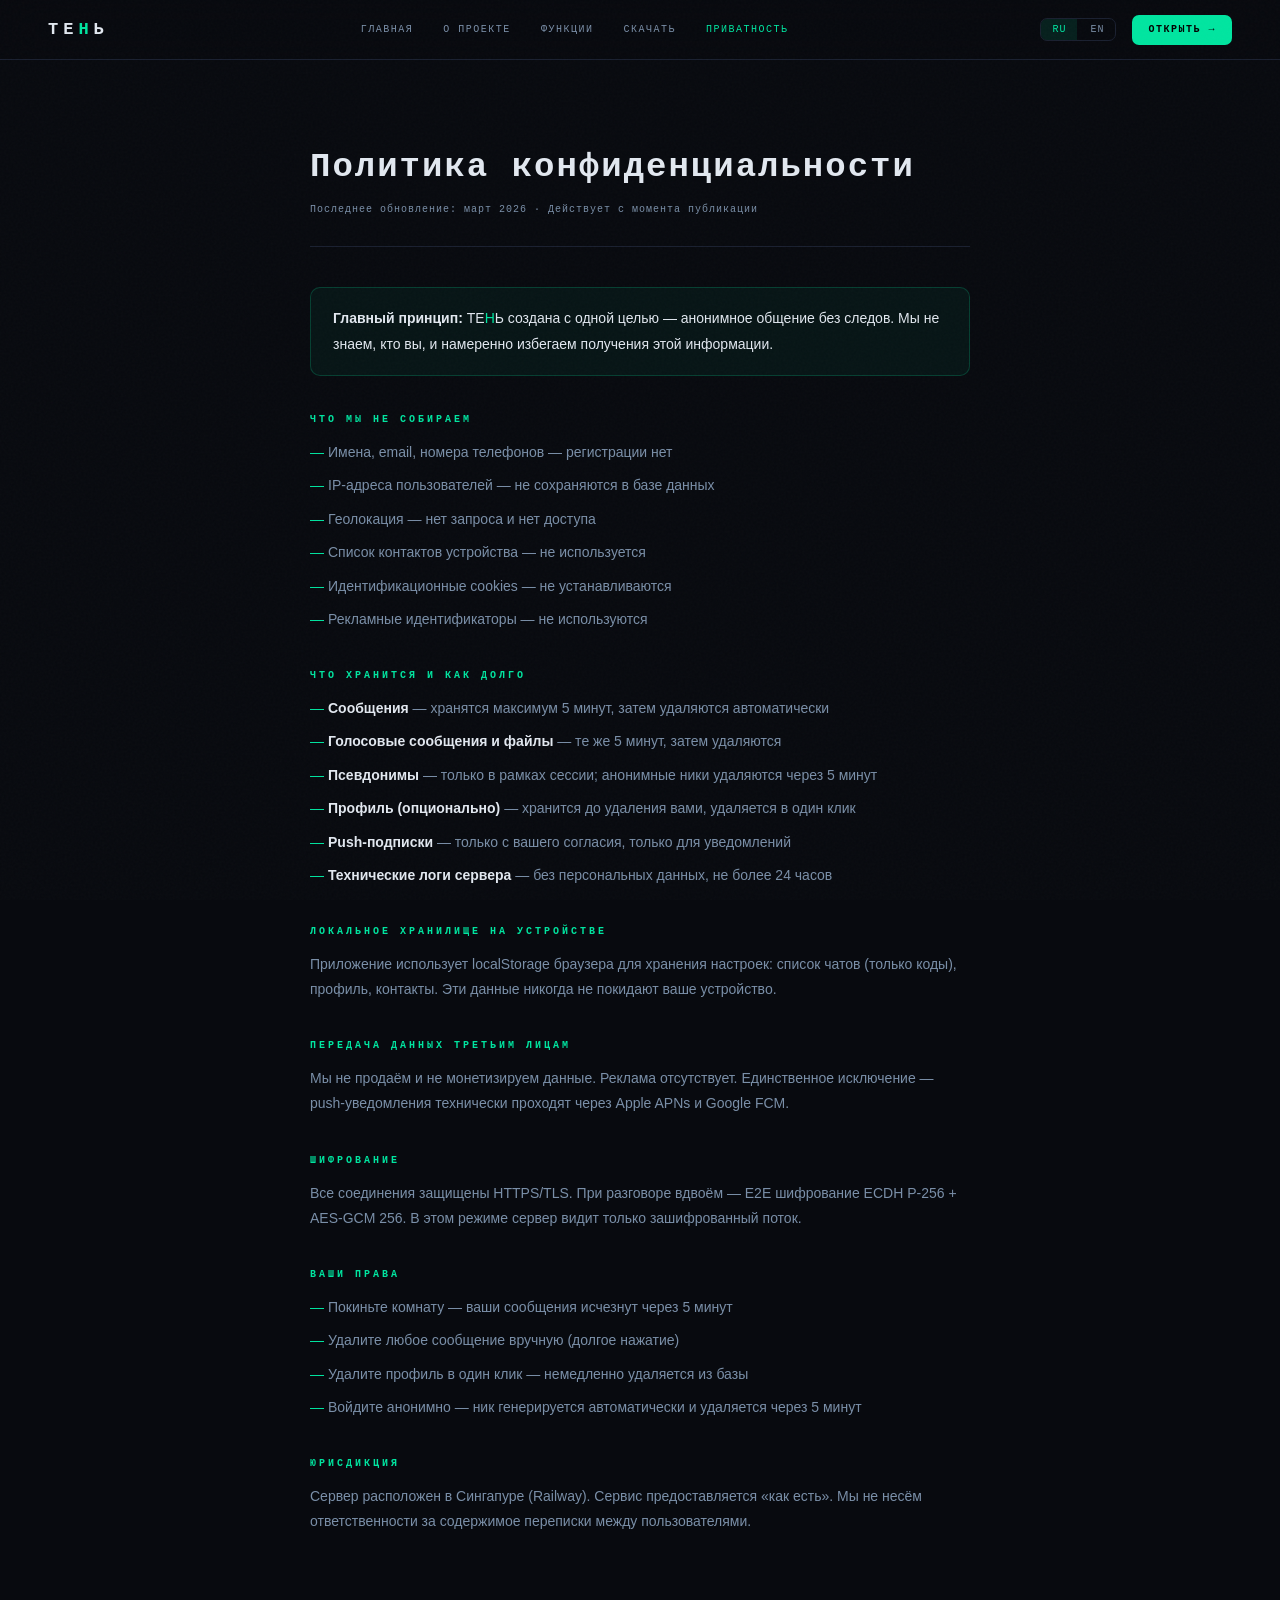
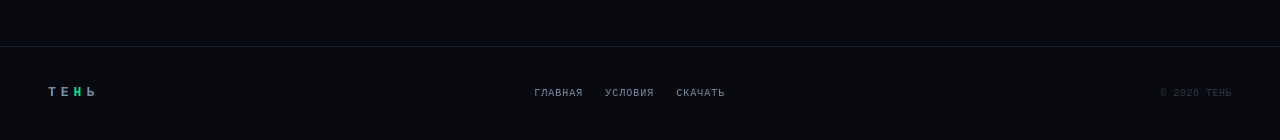
<file: privacy.html>
<!DOCTYPE html>
<html lang="ru">
<head>
<meta charset="UTF-8">
<meta name="viewport" content="width=device-width,initial-scale=1,viewport-fit=cover">
<title>Конфиденциальность — ТЕНЬ</title>
<meta name="theme-color" content="#080a0f">
<meta name="color-scheme" content="dark">
<meta name="mobile-web-app-capable" content="yes">
<meta name="apple-mobile-web-app-capable" content="yes">
<meta name="apple-mobile-web-app-status-bar-style" content="black-translucent">
<link rel="icon" href="favicon.svg" type="image/svg+xml">
<link rel="stylesheet" href="shared.css">
<script defer src="https://umami-production-dc7b.up.railway.app/script.js" data-website-id="23409e16-8061-4bc3-873d-f3997215b6d5"></script>
</head>
<body>

<nav>
  <a class="nav-logo" href="index.html">
    <span class="nav-wordmark">ТЕ<em>Н</em>Ь</span>
  </a>
  <div class="nav-center" id="nav-center">
    <a href="index.html" data-t="nav_home">ГЛАВНАЯ</a>
    <a href="about.html" data-t="nav_about">О ПРОЕКТЕ</a>
    <a href="features.html" data-t="nav_features">ФУНКЦИИ</a>
    <a href="download.html" data-t="nav_download">СКАЧАТЬ</a>
    <a href="privacy.html" class="active" data-t="nav_privacy">ПРИВАТНОСТЬ</a>
  </div>
  <div class="nav-right">
    <div class="lang-switch"><button id="btn-ru" onclick="setLang('ru')" class="on">RU</button><button id="btn-en" onclick="setLang('en')">EN</button></div>
    <a class="nav-cta" href="https://web-production-982e.up.railway.app" target="_blank" data-t="nav_open">ОТКРЫТЬ →</a>
    <button class="nav-burger" id="burger"><svg width="20" height="20" viewBox="0 0 24 24" fill="none" stroke="currentColor" stroke-width="2"><line x1="3" y1="6" x2="21" y2="6"/><line x1="3" y1="12" x2="21" y2="12"/><line x1="3" y1="18" x2="21" y2="18"/></svg></button>
  </div>
</nav>

<div class="page-wrap">
<div class="prose-wrap">

  <h1 data-t="pr_h1">Политика конфиденциальности</h1>
  <div class="prose-date" data-t="pr_date">Последнее обновление: март 2026 · Действует с момента публикации</div>

  <div class="prose-callout">
    <p data-t="pr_call"><strong>Главный принцип:</strong> ТЕНЬ создана с одной целью — анонимное общение без следов. Мы не знаем, кто вы, и намеренно избегаем получения этой информации.</p>
  </div>

  <h2 data-t="pr_h2_1">Что мы НЕ собираем</h2>
  <ul>
    <li data-t="pr_l1">Имена, email, номера телефонов — регистрации нет</li>
    <li data-t="pr_l2">IP-адреса пользователей — не сохраняются в базе данных</li>
    <li data-t="pr_l3">Геолокация — нет запроса и нет доступа</li>
    <li data-t="pr_l4">Список контактов устройства — не используется</li>
    <li data-t="pr_l5">Идентификационные cookies — не устанавливаются</li>
    <li data-t="pr_l6">Рекламные идентификаторы — не используются</li>
  </ul>

  <h2 data-t="pr_h2_2">Что хранится и как долго</h2>
  <ul>
    <li data-t="pr_s1"><strong>Сообщения</strong> — хранятся максимум 5 минут, затем удаляются автоматически</li>
    <li data-t="pr_s2"><strong>Голосовые сообщения и файлы</strong> — те же 5 минут, затем удаляются</li>
    <li data-t="pr_s3"><strong>Псевдонимы</strong> — только в рамках сессии; анонимные ники удаляются через 5 минут</li>
    <li data-t="pr_s4"><strong>Профиль (опционально)</strong> — хранится до удаления вами, удаляется в один клик</li>
    <li data-t="pr_s5"><strong>Push-подписки</strong> — только с вашего согласия, только для уведомлений</li>
    <li data-t="pr_s6"><strong>Технические логи сервера</strong> — без персональных данных, не более 24 часов</li>
  </ul>

  <h2 data-t="pr_h2_3">Локальное хранилище на устройстве</h2>
  <p data-t="pr_p3">Приложение использует localStorage браузера для хранения настроек: список чатов (только коды), профиль, контакты. Эти данные никогда не покидают ваше устройство.</p>

  <h2 data-t="pr_h2_4">Передача данных третьим лицам</h2>
  <p data-t="pr_p4">Мы не продаём и не монетизируем данные. Реклама отсутствует. Единственное исключение — push-уведомления технически проходят через Apple APNs и Google FCM.</p>

  <h2 data-t="pr_h2_5">Шифрование</h2>
  <p data-t="pr_p5">Все соединения защищены HTTPS/TLS. При разговоре вдвоём — E2E шифрование ECDH P-256 + AES-GCM 256. В этом режиме сервер видит только зашифрованный поток.</p>

  <h2 data-t="pr_h2_6">Ваши права</h2>
  <ul>
    <li data-t="pr_r1">Покиньте комнату — ваши сообщения исчезнут через 5 минут</li>
    <li data-t="pr_r2">Удалите любое сообщение вручную (долгое нажатие)</li>
    <li data-t="pr_r3">Удалите профиль в один клик — немедленно удаляется из базы</li>
    <li data-t="pr_r4">Войдите анонимно — ник генерируется автоматически и удаляется через 5 минут</li>
  </ul>

  <h2 data-t="pr_h2_7">Юрисдикция</h2>
  <p data-t="pr_p7">Сервер расположен в Сингапуре (Railway). Сервис предоставляется «как есть». Мы не несём ответственности за содержимое переписки между пользователями.</p>

</div>

  <footer>
    <div class="foot-logo">ТЕ<em>Н</em>Ь</div>
    <div class="foot-links">
      <a href="index.html" data-t="nav_home">ГЛАВНАЯ</a>
      <a href="terms.html" data-t="nav_terms">УСЛОВИЯ</a>
      <a href="download.html" data-t="nav_download">СКАЧАТЬ</a>
    </div>
    <div class="foot-copy" data-t="foot_copy">© 2026 ТЕНЬ</div>
  </footer>
</div>

<script src="shared.js"></script>
</body>
</html>
</file>
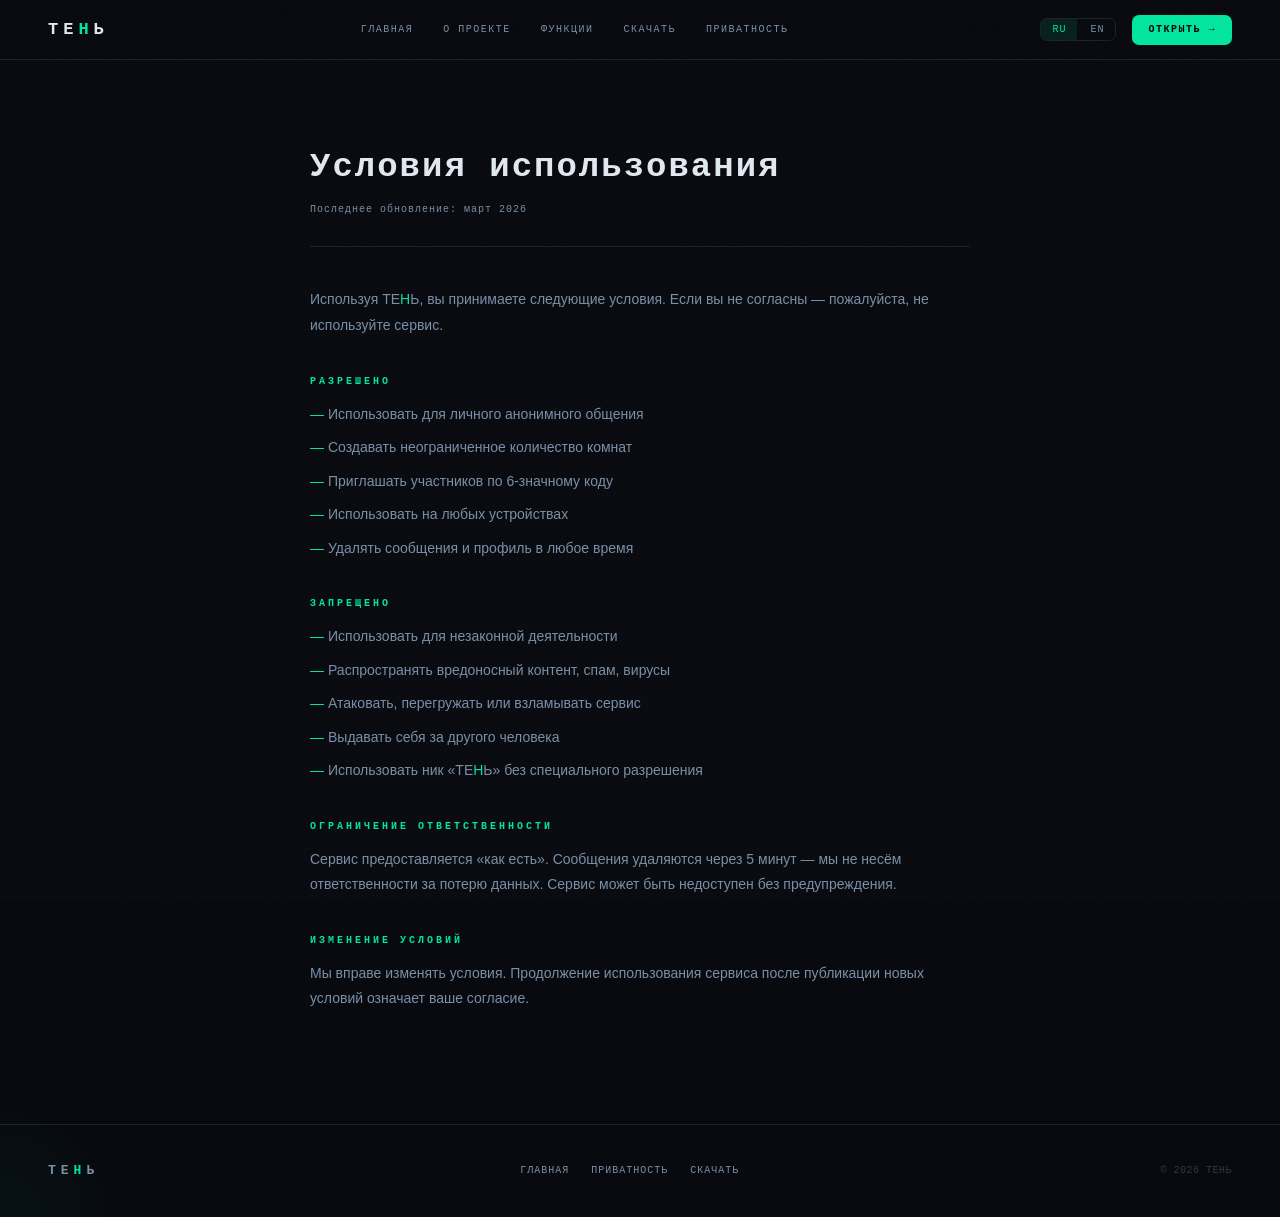
<file: terms.html>
<!DOCTYPE html>
<html lang="ru">
<head>
<meta charset="UTF-8">
<meta name="viewport" content="width=device-width,initial-scale=1,viewport-fit=cover">
<title>Условия использования — ТЕНЬ</title>
<meta name="theme-color" content="#080a0f">
<meta name="color-scheme" content="dark">
<meta name="mobile-web-app-capable" content="yes">
<meta name="apple-mobile-web-app-capable" content="yes">
<meta name="apple-mobile-web-app-status-bar-style" content="black-translucent">
<link rel="icon" href="favicon.svg" type="image/svg+xml">
<link rel="stylesheet" href="shared.css">
<script defer src="https://umami-production-dc7b.up.railway.app/script.js" data-website-id="23409e16-8061-4bc3-873d-f3997215b6d5"></script>
</head>
<body>

<nav>
  <a class="nav-logo" href="index.html">
    <span class="nav-wordmark">ТЕ<em>Н</em>Ь</span>
  </a>
  <div class="nav-center" id="nav-center">
    <a href="index.html" data-t="nav_home">ГЛАВНАЯ</a>
    <a href="about.html" data-t="nav_about">О ПРОЕКТЕ</a>
    <a href="features.html" data-t="nav_features">ФУНКЦИИ</a>
    <a href="download.html" data-t="nav_download">СКАЧАТЬ</a>
    <a href="privacy.html" data-t="nav_privacy">ПРИВАТНОСТЬ</a>
  </div>
  <div class="nav-right">
    <div class="lang-switch"><button id="btn-ru" onclick="setLang('ru')" class="on">RU</button><button id="btn-en" onclick="setLang('en')">EN</button></div>
    <a class="nav-cta" href="https://web-production-982e.up.railway.app" target="_blank" data-t="nav_open">ОТКРЫТЬ →</a>
    <button class="nav-burger" id="burger"><svg width="20" height="20" viewBox="0 0 24 24" fill="none" stroke="currentColor" stroke-width="2"><line x1="3" y1="6" x2="21" y2="6"/><line x1="3" y1="12" x2="21" y2="12"/><line x1="3" y1="18" x2="21" y2="18"/></svg></button>
  </div>
</nav>

<div class="page-wrap">
<div class="prose-wrap">

  <h1 data-t="tm_h1">Условия использования</h1>
  <div class="prose-date" data-t="tm_date">Последнее обновление: март 2026</div>

  <p data-t="tm_p0">Используя ТЕНЬ, вы принимаете следующие условия. Если вы не согласны — пожалуйста, не используйте сервис.</p>

  <h2 data-t="tm_h2_1">Разрешено</h2>
  <ul>
    <li data-t="tm_a1">Использовать для личного анонимного общения</li>
    <li data-t="tm_a2">Создавать неограниченное количество комнат</li>
    <li data-t="tm_a3">Приглашать участников по 6-значному коду</li>
    <li data-t="tm_a4">Использовать на любых устройствах</li>
    <li data-t="tm_a5">Удалять сообщения и профиль в любое время</li>
  </ul>

  <h2 data-t="tm_h2_2">Запрещено</h2>
  <ul>
    <li data-t="tm_b1">Использовать для незаконной деятельности</li>
    <li data-t="tm_b2">Распространять вредоносный контент, спам, вирусы</li>
    <li data-t="tm_b3">Атаковать, перегружать или взламывать сервис</li>
    <li data-t="tm_b4">Выдавать себя за другого человека</li>
    <li data-t="tm_b5">Использовать ник «ТЕНЬ» без специального разрешения</li>
  </ul>

  <h2 data-t="tm_h2_3">Ограничение ответственности</h2>
  <p data-t="tm_p3">Сервис предоставляется «как есть». Сообщения удаляются через 5 минут — мы не несём ответственности за потерю данных. Сервис может быть недоступен без предупреждения.</p>

  <h2 data-t="tm_h2_4">Изменение условий</h2>
  <p data-t="tm_p4">Мы вправе изменять условия. Продолжение использования сервиса после публикации новых условий означает ваше согласие.</p>

</div>

  <footer>
    <div class="foot-logo">ТЕ<em>Н</em>Ь</div>
    <div class="foot-links">
      <a href="index.html" data-t="nav_home">ГЛАВНАЯ</a>
      <a href="privacy.html" data-t="nav_privacy">ПРИВАТНОСТЬ</a>
      <a href="download.html" data-t="nav_download">СКАЧАТЬ</a>
    </div>
    <div class="foot-copy" data-t="foot_copy">© 2026 ТЕНЬ</div>
  </footer>
</div>

<script src="shared.js"></script>
</body>
</html>
</file>
<file: shared.css>
em{font-style:normal!important;color:var(--accent);}
@import url('https://fonts.googleapis.com/css2?family=JetBrains+Mono:wght@300;400;500;700&family=Manrope:wght@300;400;500;600;700;800&display=swap');

*, *::before, *::after { box-sizing: border-box; margin: 0; padding: 0; }

:root {
  --bg:       #080a0f;
  --surface:  #0e1117;
  --panel:    #131720;
  --border:   #1a2030;
  --accent:   #00e5a0;
  --danger:   #ff4757;
  --text:     #e2e8f0;
  --muted:    #7a8fa8;
  --glow:     rgba(0,229,160,0.18);
}

html { scroll-behavior: smooth; }

body {
  background: var(--bg);
  color: var(--text);
  font-family: 'Manrope', sans-serif;
  line-height: 1.6;
  overflow-x: hidden;
  min-height: 100vh;
  /* iOS: prevent font inflation */
  -webkit-text-size-adjust: 100%;
  text-size-adjust: 100%;
}

/* iOS tap highlight */
a, button { -webkit-tap-highlight-color: transparent; }

/* Safe area for notched iPhones - applied via media query */
@supports(padding: env(safe-area-inset-left)) {
  nav { padding-left: max(48px, env(safe-area-inset-left)); padding-right: max(48px, env(safe-area-inset-right)); }
  footer { padding-bottom: max(36px, env(safe-area-inset-bottom)); }
}

/* Noise texture */
body::after {
  content: '';
  position: fixed;
  pointer-events: none;
  z-index: 9999;
  opacity: 0.025;
  background-image: url("data:image/svg+xml,%3Csvg viewBox='0 0 512 512' xmlns='http://www.w3.org/2000/svg'%3E%3Cfilter id='n'%3E%3CfeTurbulence type='fractalNoise' baseFrequency='0.75' numOctaves='4' stitchTiles='stitch'/%3E%3C/filter%3E%3Crect width='100%25' height='100%25' filter='url(%23n)'/%3E%3C/svg%3E");
  /* iOS Safari: inset not supported in older versions */
  top: 0; right: 0; bottom: 0; left: 0;
}

/* Scrollbar */
::-webkit-scrollbar { width: 3px; }
::-webkit-scrollbar-track { background: transparent; }
::-webkit-scrollbar-thumb { background: var(--border); border-radius: 2px; }

/* ── NAV ── */
nav {
  position: fixed; top: 0; left: 0; right: 0;
  z-index: 500;
  height: 60px;
  display: -webkit-box;
  display: -ms-flexbox;
  display: flex;
  -webkit-box-align: center;
      -ms-flex-align: center;
          align-items: center;
  -webkit-box-pack: justify;
      -ms-flex-pack: justify;
          justify-content: space-between;
  padding: 0 48px;
  background: rgba(8,10,15,0.88);
  -webkit-backdrop-filter: blur(24px);
          backdrop-filter: blur(24px);
  border-bottom: 1px solid var(--border);
}
.nav-logo {
  display: flex; align-items: center; gap: 11px;
  text-decoration: none; cursor: pointer;
}
.nav-logo svg { width: 38px; height: 38px; flex-shrink: 0; }
.nav-wordmark {
  font-family: 'JetBrains Mono', monospace;
  font-size: 17px; font-weight: 700;
  letter-spacing: 5px; color: var(--text);
}
.nav-wordmark em { font-style: normal; color: var(--accent); }

.nav-center {
  display: flex; align-items: center; gap: 4px;
}
.nav-center a {
  font-family: 'JetBrains Mono', monospace;
  font-size: 10px; letter-spacing: 1.5px; font-weight: 500;
  color: var(--muted); text-decoration: none;
  padding: 6px 13px; border-radius: 6px;
  transition: color .18s, background .18s;
}
.nav-center a:hover { color: var(--accent); background: rgba(0,229,160,.06); }
.nav-center a.active { color: var(--accent); }

.nav-right {
  display: flex; align-items: center; gap: 16px;
}
.lang-switch {
  display: flex; align-items: center; gap: 2px;
  border: 1px solid var(--border); border-radius: 7px;
  overflow: hidden;
}
.lang-switch button {
  font-family: 'JetBrains Mono', monospace;
  font-size: 10px; letter-spacing: 1px;
  background: none; border: none; cursor: pointer;
  color: var(--muted); padding: 5px 11px;
  transition: all .18s;
}
.lang-switch button.on { background: rgba(0,229,160,.1); color: var(--accent); }

.nav-cta {
  font-family: 'JetBrains Mono', monospace;
  font-size: 10px; letter-spacing: 1.5px; font-weight: 700;
  color: #000; background: var(--accent);
  padding: 7px 16px; border-radius: 7px;
  text-decoration: none; border: none; cursor: pointer;
  transition: all .18s;
}
.nav-cta:hover { background: #00ffb0; transform: translateY(-1px); }

/* Hamburger mobile */
.nav-burger {
  display: none;
  background: none; border: none; cursor: pointer;
  color: var(--muted); padding: 4px;
}

/* ── PAGE WRAPPER ── */
.page-wrap { padding-top: 60px; }

/* ── HERO SECTION ── */
.hero {
  position: relative; overflow: hidden;
  min-height: calc(100vh - 60px);
  display: flex; align-items: center; justify-content: center;
  text-align: center;
  padding: 52px 40px 44px;
}
.hero-bg {
  position: absolute; top: 0; left: 0; right: 0; bottom: 0;
  background:
    radial-gradient(ellipse 60% 50% at 50% 0%, rgba(0,229,160,.07) 0%, transparent 70%),
    radial-gradient(ellipse 40% 60% at 80% 80%, rgba(0,229,160,.04) 0%, transparent 60%);
}
#matrix { position: absolute; top: 0; left: 0; right: 0; bottom: 0; width: 100%; height: 100%; opacity: .06; }

.hero-inner { position: relative; z-index: 2; max-width: 740px; }

.hero-badge {
  display: inline-flex; align-items: center; gap: 7px;
  font-family: 'JetBrains Mono', monospace;
  font-size: 10px; letter-spacing: 3px; color: var(--accent);
  border: 1px solid rgba(0,229,160,.25);
  padding: 5px 14px; border-radius: 20px;
  background: rgba(0,229,160,.05);
  margin-bottom: 24px;
  opacity: 0; animation: up .5s .1s forwards;
}
.hero-badge::before {
  content: ''; width: 5px; height: 5px; border-radius: 50%;
  background: var(--accent);
  box-shadow: 0 0 8px var(--accent);
  animation: pulse 2s infinite;
}
@keyframes pulse { 0%,100%{opacity:1} 50%{opacity:.3} }

.hero-logo {
  width: 96px; height: 96px;
  margin: 0 auto 32px;
  filter: drop-shadow(0 0 28px rgba(0,229,160,.45));
  animation: float 4s ease-in-out infinite, up .6s .2s both;
}
@keyframes float { 0%,100%{transform:translateY(0)} 50%{transform:translateY(-10px)} }

.hero-title {
  font-family: 'JetBrains Mono', monospace;
  font-size: clamp(64px,11vw,112px);
  font-weight: 700; letter-spacing: 16px;
  line-height: 1; color: var(--text);
  margin-bottom: 18px;
  opacity: 0; animation: up .6s .3s forwards;
}
.hero-title em { font-style: normal; color: var(--accent); text-shadow: 0 0 40px rgba(0,229,160,.5); }

.hero-sub {
  font-size: 18px; color: var(--muted);
  line-height: 1.7; max-width: 500px; margin: 0 auto 36px;
  opacity: 0; animation: up .6s .45s forwards;
}

.hero-btns {
  display: flex; align-items: center; justify-content: center;
  gap: 14px; flex-wrap: wrap;
  opacity: 0; animation: up .6s .6s forwards;
}
.btn {
  display: inline-flex; align-items: center; gap: 8px;
  font-family: 'JetBrains Mono', monospace;
  font-size: 11px; font-weight: 700; letter-spacing: 1px;
  padding: 13px 26px; border-radius: 9px;
  text-decoration: none; border: none; cursor: pointer;
  transition: all .2s; white-space: nowrap;
}
.btn-solid { background: var(--accent); color: #000; }
.btn-solid:hover { background: #00ffb0; transform: translateY(-2px); box-shadow: 0 8px 28px rgba(0,229,160,.28); }
.btn-outline { background: none; color: var(--accent); border: 1px solid rgba(0,229,160,.35); }
.btn-outline:hover { border-color: var(--accent); background: rgba(0,229,160,.06); transform: translateY(-2px); }


/* ── PLATFORM BUTTONS (hero) ── */
.hero-platforms {
  display: -webkit-box; display: -ms-flexbox; display: flex;
  -webkit-box-align: stretch; -ms-flex-align: stretch; align-items: stretch;
  justify-content: center;
  gap: 10px; flex-wrap: wrap;
  opacity: 0; animation: up .6s .6s forwards;
  margin-bottom: 0;
}
.pf-btn {
  display: -webkit-inline-box; display: -ms-inline-flexbox; display: inline-flex;
  -webkit-box-align: center; -ms-flex-align: center; align-items: center;
  gap: 11px;
  font-family: "Manrope", sans-serif;
  text-decoration: none;
  padding: 12px 20px; border-radius: 11px;
  transition: all .2s; white-space: nowrap;
  border: 1px solid var(--border);
  background: var(--surface);
  min-width: 154px;
}
.pf-btn:hover { border-color: rgba(0,229,160,.4); background: var(--panel); transform: translateY(-2px); }
.pf-android { border-color: rgba(0,229,160,.28); }
.pf-android:hover { box-shadow: 0 6px 22px rgba(0,229,160,.15); }
.pf-text { display: -webkit-box; display: -ms-flexbox; display: flex; flex-direction: column; text-align: left; gap: 1px; }
.pf-label { font-size: 13px; font-weight: 700; color: var(--text); line-height: 1.2; }
.pf-sub { font-family: "JetBrains Mono", monospace; font-size: 9px; letter-spacing: 1px; color: var(--muted); }
.pf-btn svg { color: var(--accent); flex-shrink: 0; }
@media(max-width:520px){
  .hero-platforms { flex-direction: column; align-items: stretch; }
  .pf-btn { min-width: unset; justify-content: flex-start; }
}

.hero-numbers {
  display: flex; align-items: center; justify-content: center;
  gap: 56px; flex-wrap: wrap;
  margin-top: 52px; padding-top: 36px;
  border-top: 1px solid var(--border);
  opacity: 0; animation: up .5s .75s forwards;
}
.hn-val {
  font-family: 'JetBrains Mono', monospace;
  font-size: 30px; font-weight: 700; color: var(--accent); display: block;
}
.hn-label { font-size: 11px; color: var(--muted); letter-spacing: .5px; margin-top: 4px; }

@keyframes up {
  from { opacity:0; transform:translateY(18px); }
  to   { opacity:1; transform:translateY(0); }
}

/* ── GLOW RULE ── */
.glow-rule {
  height: 1px;
  background: linear-gradient(90deg, transparent 0%, rgba(0,229,160,.35) 30%, #00e5a0 50%, rgba(0,229,160,.35) 70%, transparent 100%);
  box-shadow: 0 0 16px rgba(0,229,160,.2);
  margin: 0;
}

/* ── SECTION ── */
.sec {
  max-width: 1080px; margin: 0 auto;
  padding: 72px 40px;
}
.sec-kicker {
  font-family: 'JetBrains Mono', monospace;
  font-size: 9px; letter-spacing: 4px; color: var(--accent);
  text-transform: uppercase; margin-bottom: 14px;
}
.sec-title {
  font-family: 'JetBrains Mono', monospace;
  font-size: clamp(26px,4vw,42px); font-weight: 700;
  letter-spacing: 1px; color: var(--text); line-height: 1.15;
  margin-bottom: 14px;
}
.sec-lead {
  font-size: 16px; color: var(--muted); line-height: 1.75;
  max-width: 540px; margin-bottom: 56px;
}

/* ── CARD GRID ── */
.card-grid {
  display: grid;
  grid-template-columns: repeat(auto-fill, minmax(290px,1fr));
  gap: 2px;
  background: var(--border);
  border: 1px solid var(--border);
  border-radius: 14px;
  overflow: hidden;
}
.card {
  background: var(--surface);
  padding: 28px 26px;
  transition: background .2s;
  position: relative;
}
.card:hover { background: var(--panel); }
.card-icon {
  width: 38px; height: 38px; margin-bottom: 18px; color: var(--accent);
}
.card-name {
  font-family: 'JetBrains Mono', monospace;
  font-size: 12px; font-weight: 700; letter-spacing: 1px;
  color: var(--text); margin-bottom: 8px;
}
.card-body { font-size: 13px; color: var(--muted); line-height: 1.65; }
.card-tag {
  display: inline-block; margin-top: 13px;
  font-family: 'JetBrains Mono', monospace; font-size: 9px; letter-spacing: 1.5px;
  padding: 3px 8px; border-radius: 4px;
  background: rgba(0,229,160,.07); color: var(--accent);
  border: 1px solid rgba(0,229,160,.18);
}

/* ── STEPS ── */
.steps {
  display: grid;
  grid-template-columns: repeat(auto-fill, minmax(210px,1fr));
  gap: 20px; counter-reset: step;
}
.step {
  counter-increment: step;
  background: var(--surface); border: 1px solid var(--border);
  border-radius: 12px; padding: 24px 22px;
  transition: border-color .2s, transform .2s;
  position: relative;
}
.step:hover { border-color: rgba(0,229,160,.28); transform: translateY(-3px); }
.step::before {
  content: "0" counter(step);
  font-family: 'JetBrains Mono', monospace; font-size: 9px;
  color: var(--accent); letter-spacing: 2px; display: block; margin-bottom: 14px;
}
.step-t { font-size: 14px; font-weight: 700; color: var(--text); margin-bottom: 8px; }
.step-d { font-size: 13px; color: var(--muted); line-height: 1.6; }

/* ── TERMINAL ── */
.terminal {
  background: var(--surface); border: 1px solid var(--border);
  border-radius: 12px; overflow: hidden;
  font-family: 'JetBrains Mono', monospace;
}
.term-bar {
  background: var(--panel); padding: 9px 16px;
  display: flex; align-items: center; gap: 7px;
  border-bottom: 1px solid var(--border);
}
.dot { width: 9px; height: 9px; border-radius: 50%; }
.dot.r{background:#ff5f57} .dot.y{background:#febc2e} .dot.g{background:#28c840}
.term-label { font-size: 10px; color: var(--muted); letter-spacing: 1px; margin-left: 6px; }
.term-body { padding: 18px 22px; font-size: 12px; line-height: 2; }
.tc { color: var(--accent); }
.td { color: rgba(122,143,168,.55); }
.th { color: var(--text); }

/* ── TECH GRID ── */
.tech-grid {
  display: grid;
  grid-template-columns: repeat(auto-fill, minmax(170px,1fr));
  gap: 14px; margin-top: 36px;
}
.tech-item {
  background: var(--surface); border: 1px solid var(--border);
  border-radius: 10px; padding: 16px 18px;
  transition: border-color .2s;
}
.tech-item:hover { border-color: rgba(0,229,160,.22); }
.tech-n { font-family: 'JetBrains Mono', monospace; font-size: 12px; font-weight: 700; color: var(--accent); margin-bottom: 4px; }
.tech-d { font-size: 11px; color: var(--muted); line-height: 1.5; }

/* ── SECURITY SPLIT ── */
.split2 { display: grid; grid-template-columns: 1fr 1fr; gap: 20px; }
@media(max-width:640px){ .split2{grid-template-columns:1fr} }
.scard {
  background: var(--surface); border: 1px solid var(--border);
  border-radius: 13px; padding: 26px 24px;
  transition: border-color .2s;
}
.scard:hover { border-color: rgba(0,229,160,.22); }
.scard.hi { border-color: rgba(0,229,160,.3); background: linear-gradient(135deg,rgba(0,229,160,.04),var(--surface)); }
.scard-kicker { font-family:'JetBrains Mono',monospace; font-size:9px; letter-spacing:3px; color:var(--accent); margin-bottom:10px; }
.scard-t { font-size:16px; font-weight:700; color:var(--text); margin-bottom:10px; }
.scard-d { font-size:13px; color:var(--muted); line-height:1.65; }
.tick-list { list-style:none; margin-top:14px; display:flex; flex-direction:column; gap:7px; }
.tick-list li { font-size:12px; color:var(--muted); padding-left:18px; position:relative; line-height:1.5; }
.tick-list li::before { content:'✓'; position:absolute; left:0; color:var(--accent); font-weight:700; }
.tick-list li.no::before { content:'✗'; color:var(--danger); }

/* ── DOWNLOAD CARDS ── */
.dl-grid {
  display: grid;
  grid-template-columns: repeat(auto-fill, minmax(270px,1fr));
  gap: 20px; margin-top: 48px;
}
.dlcard {
  background: var(--surface); border: 1px solid var(--border);
  border-radius: 16px; padding: 32px 26px; text-align: center;
  transition: border-color .2s, transform .2s;
  position: relative; overflow: hidden;
}
.dlcard::after {
  content:''; position:absolute; bottom:0; left:0; right:0;
  height:2px; background:var(--accent);
  transform:scaleX(0); transition:transform .3s; transform-origin:center;
}
.dlcard:hover { border-color:rgba(0,229,160,.3); transform:translateY(-4px); }
.dlcard:hover::after { transform:scaleX(1); }
.dlcard.feat { border-color:rgba(0,229,160,.32); background:linear-gradient(135deg,rgba(0,229,160,.05),var(--surface)); }
.dl-badge {
  display:inline-block; font-family:'JetBrains Mono',monospace; font-size:8px;
  letter-spacing:2px; padding:3px 9px; border-radius:20px;
  background:rgba(0,229,160,.1); color:var(--accent);
  border:1px solid rgba(0,229,160,.22); margin-bottom:18px;
}
.dl-emoji { font-size:44px; margin-bottom:14px; display:block; }
.dl-title {
  font-family:'JetBrains Mono',monospace; font-size:14px; font-weight:700;
  letter-spacing:2px; color:var(--text); margin-bottom:8px;
}
.dl-desc { font-size:12px; color:var(--muted); line-height:1.65; margin-bottom:20px; }
.dl-steps {
  font-size:11px; color:var(--muted); text-align:left;
  background:rgba(0,0,0,.28); border-radius:7px;
  padding:11px 14px; margin-bottom:18px; line-height:1.9;
  border:1px solid var(--border); font-family:'JetBrains Mono',monospace;
}
.dl-steps span { display:block; color:var(--accent); font-size:8px; letter-spacing:2px; margin-bottom:5px; }

/* ── PROSE (Privacy/Terms) ── */
.prose-wrap { max-width:740px; margin:0 auto; padding:80px 40px 100px; }
.prose-wrap h1 {
  font-family:'JetBrains Mono',monospace; font-size:clamp(22px,4vw,34px);
  font-weight:700; letter-spacing:2px; color:var(--text); margin-bottom:8px;
}
.prose-date {
  font-family:'JetBrains Mono',monospace; font-size:10px; letter-spacing:1px;
  color:var(--muted); margin-bottom:40px; padding-bottom:28px;
  border-bottom:1px solid var(--border);
}
.prose-wrap h2 {
  font-family:'JetBrains Mono',monospace; font-size:10px; letter-spacing:3px;
  color:var(--accent); text-transform:uppercase; margin:36px 0 12px;
}
.prose-wrap p { font-size:14px; color:var(--muted); line-height:1.8; margin-bottom:12px; }
.prose-wrap ul { list-style:none; padding:0; }
.prose-wrap li { font-size:14px; color:var(--muted); line-height:1.75; margin-bottom:9px; padding-left:18px; position:relative; }
.prose-wrap li::before { content:'—'; position:absolute; left:0; color:var(--accent); }
.prose-callout {
  background:rgba(0,229,160,.05); border:1px solid rgba(0,229,160,.2);
  border-radius:10px; padding:18px 22px; margin:22px 0;
}
.prose-callout p { color:var(--text); margin:0; }
.prose-wrap strong { color:var(--text); font-weight:600; }

/* ── FOOTER ── */
footer {
  border-top:1px solid var(--border);
  padding:36px 48px;
  display:flex; align-items:center; justify-content:space-between;
  flex-wrap:wrap; gap:16px;
}
.foot-logo { font-family:'JetBrains Mono',monospace; font-size:13px; font-weight:700; letter-spacing:5px; color:var(--muted); }
.foot-logo em { font-style:normal; color:var(--accent); }
.foot-links { display:flex; gap:22px; flex-wrap:wrap; }
.foot-links a { font-family:'JetBrains Mono',monospace; font-size:10px; letter-spacing:1px; color:var(--muted); text-decoration:none; transition:color .18s; }
.foot-links a:hover { color:var(--accent); }
.foot-copy { font-family:'JetBrains Mono',monospace; font-size:10px; letter-spacing:.5px; color:rgba(122,143,168,.35); }

/* ── REVEAL ── */
.reveal { opacity:0; transform:translateY(22px); transition:opacity .6s, transform .6s; }
.reveal.in { opacity:1; transform:translateY(0); }

/* ── RESPONSIVE ── */

/* Tablet: 769–1024px */
@media(max-width:1024px){
  nav { padding:0 28px; }
  .nav-center a { padding:6px 9px; font-size:9px; }
  .sec { padding:72px 28px; }
  .hero { padding:72px 28px; }
  .card-grid { grid-template-columns: repeat(auto-fill, minmax(240px,1fr)); }
}

/* Mobile: ≤768px */
@media(max-width:768px){
  nav { padding:0 18px; }
  .nav-center { display:none; }
  .nav-center.open {
    display:flex; flex-direction:column; align-items:flex-start;
    position:fixed; top:60px; left:0; right:0;
    background:var(--bg); border-bottom:1px solid var(--border);
    padding:12px 18px; gap:2px; z-index:499;
  }
  .nav-wordmark { font-size:14px; letter-spacing:3px; }
  .nav-burger { display:block; }
  .nav-cta { font-size:9px; padding:6px 11px; }

  .sec { padding:52px 18px; }
  .hero { padding:52px 18px 40px; min-height:auto; }
  .hero-title { font-size: clamp(52px, 18vw, 80px); letter-spacing:8px; }
  .hero-logo { width:72px; height:72px; margin-bottom:22px; }
  .hero-sub { font-size:15px; }
  .hero-btns { flex-direction:column; align-items:stretch; }
  .hero-btns .btn { justify-content:center; }
  
/* ── PLATFORM BUTTONS (hero) ── */
.hero-platforms {
  display: -webkit-box; display: -ms-flexbox; display: flex;
  -webkit-box-align: stretch; -ms-flex-align: stretch; align-items: stretch;
  justify-content: center;
  gap: 10px; flex-wrap: wrap;
  opacity: 0; animation: up .6s .6s forwards;
  margin-bottom: 0;
}
.pf-btn {
  display: -webkit-inline-box; display: -ms-inline-flexbox; display: inline-flex;
  -webkit-box-align: center; -ms-flex-align: center; align-items: center;
  gap: 11px;
  font-family: "Manrope", sans-serif;
  text-decoration: none;
  padding: 12px 20px; border-radius: 11px;
  transition: all .2s; white-space: nowrap;
  border: 1px solid var(--border);
  background: var(--surface);
  min-width: 154px;
}
.pf-btn:hover { border-color: rgba(0,229,160,.4); background: var(--panel); transform: translateY(-2px); }
.pf-android { border-color: rgba(0,229,160,.28); }
.pf-android:hover { box-shadow: 0 6px 22px rgba(0,229,160,.15); }
.pf-text { display: -webkit-box; display: -ms-flexbox; display: flex; flex-direction: column; text-align: left; gap: 1px; }
.pf-label { font-size: 13px; font-weight: 700; color: var(--text); line-height: 1.2; }
.pf-sub { font-family: "JetBrains Mono", monospace; font-size: 9px; letter-spacing: 1px; color: var(--muted); }
.pf-btn svg { color: var(--accent); flex-shrink: 0; }
@media(max-width:520px){
  .hero-platforms { flex-direction: column; align-items: stretch; }
  .pf-btn { min-width: unset; justify-content: flex-start; }
}

.hero-numbers { gap:20px; padding-top:32px; margin-top:52px; }
  .hn-val { font-size:22px; }

  .card-grid { grid-template-columns:1fr; gap:1px; }
  .steps { grid-template-columns:1fr; }
  .split2 { grid-template-columns:1fr; }
  .dl-grid { grid-template-columns:1fr; }
  .tech-grid { grid-template-columns:repeat(2,1fr); }

  .about-hero { padding:52px 18px 40px; }

  footer { padding:24px 18px; flex-direction:column; align-items:flex-start; gap:14px; }
  .foot-links { gap:14px; }
  .prose-wrap { padding:52px 18px 72px; }
}

/* Small mobile: ≤400px */
@media(max-width:400px){
  .hero-title { font-size:48px; letter-spacing:5px; }
  .nav-wordmark { display:none; }
  .tech-grid { grid-template-columns:1fr; }
  
/* ── PLATFORM BUTTONS (hero) ── */
.hero-platforms {
  display: -webkit-box; display: -ms-flexbox; display: flex;
  -webkit-box-align: stretch; -ms-flex-align: stretch; align-items: stretch;
  justify-content: center;
  gap: 10px; flex-wrap: wrap;
  opacity: 0; animation: up .6s .6s forwards;
  margin-bottom: 0;
}
.pf-btn {
  display: -webkit-inline-box; display: -ms-inline-flexbox; display: inline-flex;
  -webkit-box-align: center; -ms-flex-align: center; align-items: center;
  gap: 11px;
  font-family: "Manrope", sans-serif;
  text-decoration: none;
  padding: 12px 20px; border-radius: 11px;
  transition: all .2s; white-space: nowrap;
  border: 1px solid var(--border);
  background: var(--surface);
  min-width: 154px;
}
.pf-btn:hover { border-color: rgba(0,229,160,.4); background: var(--panel); transform: translateY(-2px); }
.pf-android { border-color: rgba(0,229,160,.28); }
.pf-android:hover { box-shadow: 0 6px 22px rgba(0,229,160,.15); }
.pf-text { display: -webkit-box; display: -ms-flexbox; display: flex; flex-direction: column; text-align: left; gap: 1px; }
.pf-label { font-size: 13px; font-weight: 700; color: var(--text); line-height: 1.2; }
.pf-sub { font-family: "JetBrains Mono", monospace; font-size: 9px; letter-spacing: 1px; color: var(--muted); }
.pf-btn svg { color: var(--accent); flex-shrink: 0; }
@media(max-width:520px){
  .hero-platforms { flex-direction: column; align-items: stretch; }
  .pf-btn { min-width: unset; justify-content: flex-start; }
}

.hero-numbers { flex-direction:column; align-items:center; gap:18px; }
  .lang-switch button { padding:4px 8px; }
}

/* ── ACCESSIBILITY ── */
@media (prefers-reduced-motion: reduce) {
  *, *::before, *::after {
    animation-duration: 0.01ms !important;
    animation-iteration-count: 1 !important;
    transition-duration: 0.01ms !important;
  }
  .reveal { opacity: 1; transform: none; }
  .hero-logo { animation: none; }
  .hero-badge::before { animation: none; }
}

/* ── CANVAS CROSS-BROWSER ── */
canvas {
  display: block;
  image-rendering: -webkit-optimize-contrast; /* Safari */
  image-rendering: pixelated; /* Chrome/FF */
}
</file>
